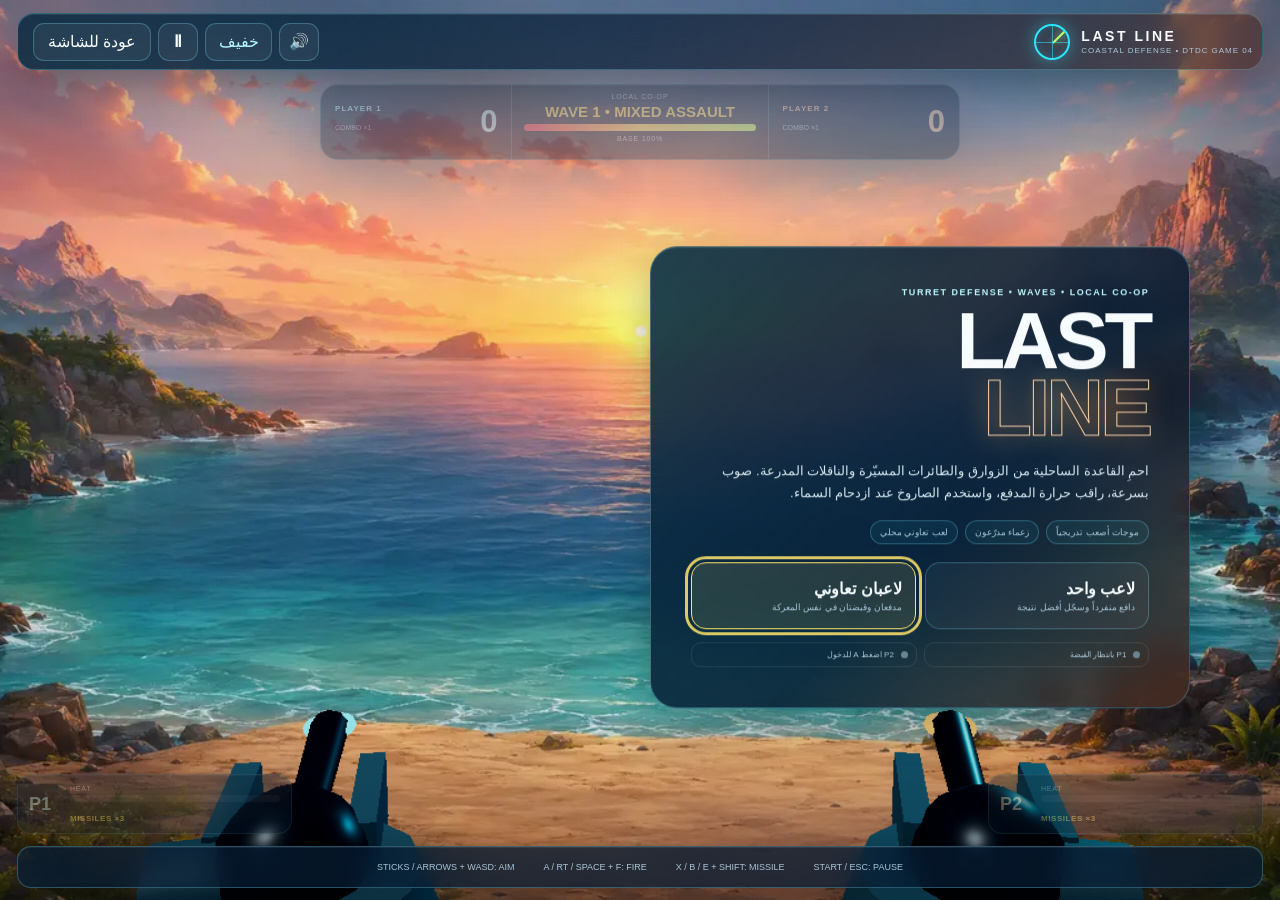
<file: app/src/main/assets/games/last-line/index.html>
<!doctype html>
<html lang="ar" dir="rtl">
<head>
  <meta charset="utf-8">
  <meta name="viewport" content="width=device-width, initial-scale=1, viewport-fit=cover, user-scalable=no">
  <meta name="theme-color" content="#071a2d">
  <title>Last Line — Coastal Defense</title>
  <link rel="stylesheet" href="styles.css">
</head>
<body>
  <main id="app" class="app" data-state="menu" data-mode="two">
    <canvas id="gameCanvas" aria-label="لعبة دفاع ساحلي ثلاثية الأبعاد"></canvas>
    <div class="screen-vignette" aria-hidden="true"></div>

    <header class="topbar glass">
      <div class="brand" dir="ltr"><span class="radar-logo"><i></i></span><div><strong>LAST LINE</strong><small>COASTAL DEFENSE • DTDC GAME 04</small></div></div>
      <div class="top-actions">
        <button id="soundButton" class="icon-button" type="button">🔊</button>
        <button id="qualityButton" class="chip-button" type="button">خفيف</button>
        <button id="pauseButton" class="icon-button" type="button">Ⅱ</button>
        <button id="exitButton" class="exit-button" type="button">عودة للشاشة</button>
      </div>
    </header>

    <section class="mission-bar glass" dir="ltr">
      <div class="player-stat p1"><span>PLAYER 1</span><strong id="p1Score">0</strong><small id="p1Combo">COMBO ×1</small></div>
      <div class="mission-center"><small id="modeLabel">COASTAL DEFENSE</small><strong id="waveLabel">WAVE 1</strong><div class="base-health"><i id="baseHealthFill"></i></div><em id="baseHealthText">BASE 100%</em></div>
      <div class="player-stat p2"><span id="p2Name">PLAYER 2</span><strong id="p2Score">0</strong><small id="p2Combo">COMBO ×1</small></div>
    </section>

    <aside class="weapon-panel p1-panel glass" dir="ltr"><b>P1</b><div><span>HEAT</span><i><em id="p1HeatFill"></em></i></div><strong id="p1Missiles">MISSILES ×3</strong></aside>
    <aside class="weapon-panel p2-panel glass" dir="ltr"><b>P2</b><div><span>HEAT</span><i><em id="p2HeatFill"></em></i></div><strong id="p2Missiles">MISSILES ×3</strong></aside>

    <div id="p1Reticle" class="reticle p1-reticle" aria-hidden="true"><i></i></div>
    <div id="p2Reticle" class="reticle p2-reticle" aria-hidden="true"><i></i></div>
    <div id="statusToast" class="status-toast glass" aria-live="polite"></div>
    <div id="waveMessage" class="wave-message" aria-live="assertive"></div>

    <section id="menuPanel" class="menu-panel glass">
      <p class="eyebrow">TURRET DEFENSE • WAVES • LOCAL CO-OP</p>
      <h1>LAST<br><em>LINE</em></h1>
      <p class="lead">احمِ القاعدة الساحلية من الزوارق والطائرات المسيّرة والناقلات المدرعة. صوب بسرعة، راقب حرارة المدفع، واستخدم الصاروخ عند ازدحام السماء.</p>
      <div class="feature-row"><span>موجات أصعب تدريجياً</span><span>زعماء مدرّعون</span><span>لعب تعاوني محلي</span></div>
      <div class="mode-buttons">
        <button id="onePlayerButton" class="mode-button" type="button"><strong>لاعب واحد</strong><small>دافع منفرداً وسجّل أفضل نتيجة</small></button>
        <button id="twoPlayerButton" class="mode-button primary-mode" type="button"><strong>لاعبان تعاوني</strong><small>مدفعان وقبضتان في نفس المعركة</small></button>
      </div>
      <div class="controller-row"><div id="controllerOne" class="controller-pill"><i></i><span>P1 بانتظار القبضة</span></div><div id="controllerTwo" class="controller-pill"><i></i><span>P2 اضغط A للدخول</span></div></div>
    </section>

    <section id="pausePanel" class="center-panel glass" hidden>
      <p class="eyebrow">MISSION PAUSED</p><h2>المعركة متوقفة</h2><p>اضغط Start أو اختر متابعة.</p>
      <div class="panel-actions"><button id="resumeButton" class="action-button" type="button">متابعة</button><button id="restartButton" class="secondary-button" type="button">إعادة المهمة</button></div>
    </section>

    <section id="resultPanel" class="center-panel result-panel glass" hidden>
      <p class="eyebrow">MISSION REPORT</p><h2 id="resultTitle">سقط خط الدفاع</h2>
      <div class="final-score" dir="ltr"><strong id="finalP1Score">0</strong><span>+</span><strong id="finalP2Score">0</strong></div>
      <p id="resultDetail">وصلتم إلى الموجة 1</p>
      <div class="panel-actions"><button id="playAgainButton" class="action-button" type="button">إعادة المحاولة</button><button id="resultExitButton" class="secondary-button" type="button">عودة للشاشة</button></div>
    </section>

    <nav class="touch-controls" aria-label="تحكم اللمس"><button id="touchMissile" class="missile-touch" type="button">MISSILE</button><button id="touchFire" class="fire-touch" type="button">FIRE</button></nav>

    <footer class="controls-help glass" dir="ltr"><span>STICKS / ARROWS + WASD: AIM</span><span>A / RT / SPACE + F: FIRE</span><span>X / B / E + SHIFT: MISSILE</span><span>START / ESC: PAUSE</span></footer>
    <div id="fatalPanel" class="fatal-panel" hidden><strong>تعذّر تشغيل العرض ثلاثي الأبعاد</strong><p>تأكد أن WebGL وتسريع الرسوميات مفعّلان.</p></div>
  </main>
  <script src="three.min.js"></script>
  <script src="game.js"></script>
</body>
</html>
</file>
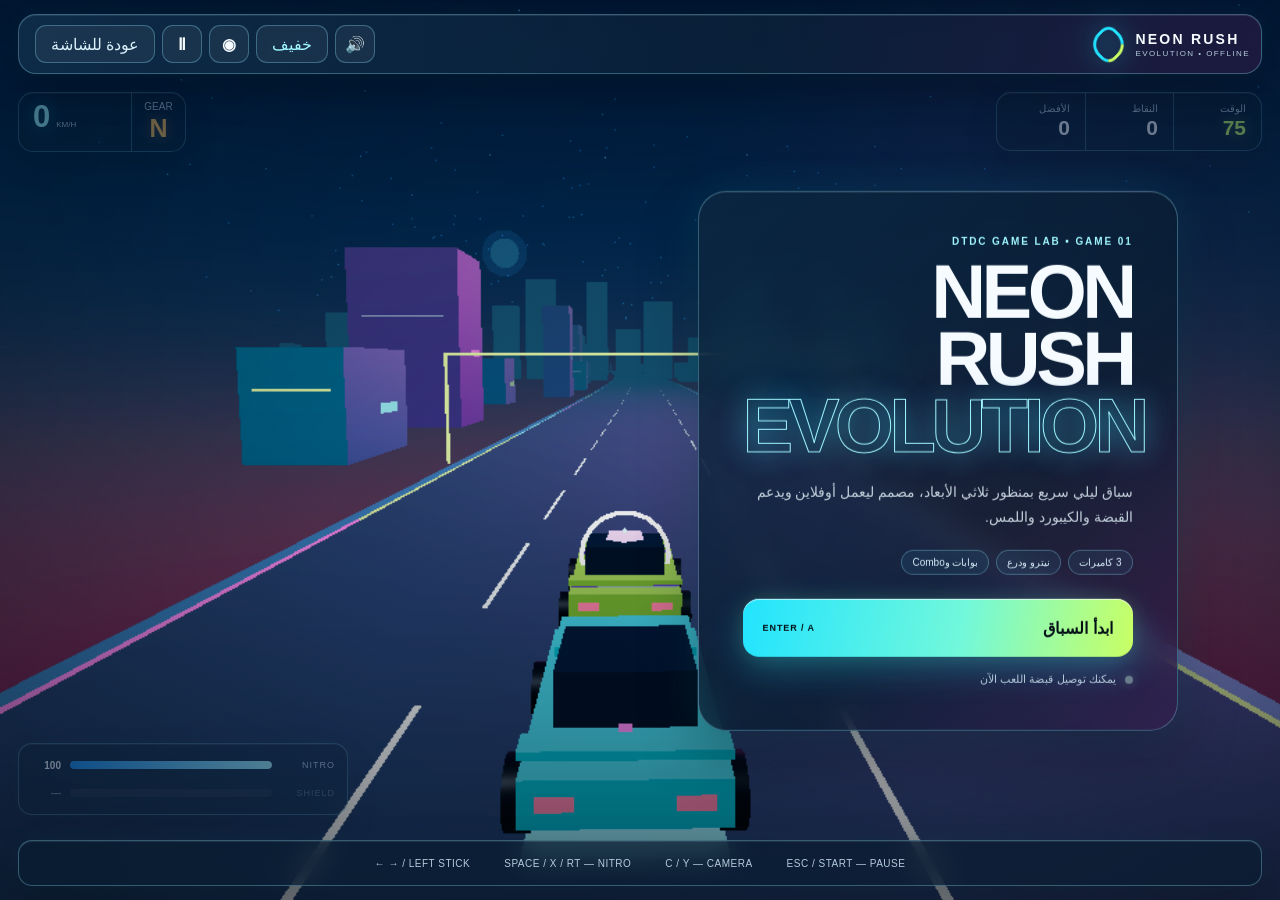
<file: app/src/main/assets/games/neon-rush/index.html>
<!doctype html>
<html lang="ar" dir="rtl">
<head>
  <meta charset="utf-8">
  <meta name="viewport" content="width=device-width, initial-scale=1, viewport-fit=cover, user-scalable=no">
  <meta name="theme-color" content="#050b14">
  <title>Neon Rush Evolution — Offline</title>
  <link rel="stylesheet" href="styles.css">
</head>
<body>
  <main id="app" class="app" data-state="menu">
    <canvas id="gameCanvas" aria-label="لعبة سباق ثلاثية الأبعاد"></canvas>

    <div class="ambient" aria-hidden="true"></div>

    <header class="topbar glass">
      <div class="brand" dir="ltr">
        <span class="brand-mark"></span>
        <div>
          <strong>NEON RUSH</strong>
          <small>EVOLUTION • OFFLINE</small>
        </div>
      </div>

      <div class="top-actions">
        <button id="soundButton" class="icon-button" type="button" aria-label="الصوت" title="الصوت (M)">🔊</button>
        <button id="qualityButton" class="chip-button" type="button" title="جودة العرض">خفيف</button>
        <button id="cameraButton" class="icon-button" type="button" aria-label="تبديل الكاميرا" title="الكاميرا (C)">◉</button>
        <button id="pauseButton" class="icon-button" type="button" aria-label="إيقاف مؤقت" title="إيقاف مؤقت (Esc)">Ⅱ</button>
        <button id="exitButton" class="exit-button" type="button">عودة للشاشة</button>
      </div>
    </header>

    <section class="hud" aria-label="معلومات السباق">
      <div class="hud-group hud-primary glass">
        <div class="timer-block">
          <span>الوقت</span>
          <strong id="timeValue">75</strong>
        </div>
        <div class="score-block">
          <span>النقاط</span>
          <strong id="scoreValue">0</strong>
        </div>
        <div class="best-block">
          <span>الأفضل</span>
          <strong id="bestValue">0</strong>
        </div>
      </div>

      <div class="hud-group speed-card glass" dir="ltr">
        <div class="speed-number"><strong id="speedValue">0</strong><small>KM/H</small></div>
        <div class="gear"><span>GEAR</span><strong id="gearValue">N</strong></div>
      </div>
    </section>

    <aside class="meters glass" aria-label="الطاقة والحماية">
      <div class="meter-row">
        <span class="meter-label">NITRO</span>
        <div class="meter-track"><i id="nitroFill"></i></div>
        <b id="nitroValue">100</b>
      </div>
      <div id="shieldRow" class="meter-row shield-row is-empty">
        <span class="meter-label">SHIELD</span>
        <div class="meter-track"><i id="shieldFill"></i></div>
        <b id="shieldValue">—</b>
      </div>
    </aside>

    <div id="comboBadge" class="combo-badge" aria-live="polite">
      <small>NEAR MISS</small>
      <strong id="comboValue">×2</strong>
    </div>

    <div id="statusToast" class="status-toast glass" role="status" aria-live="polite"></div>

    <section id="menuPanel" class="overlay-panel menu-panel glass">
      <p class="eyebrow">DTDC GAME LAB • GAME 01</p>
      <h1>NEON RUSH<br><em>EVOLUTION</em></h1>
      <p class="lead">سباق ليلي سريع بمنظور ثلاثي الأبعاد، مصمم ليعمل أوفلاين ويدعم القبضة والكيبورد واللمس.</p>

      <div class="feature-row">
        <span>3 كاميرات</span>
        <span>نيترو ودرع</span>
        <span>بوابات وCombo</span>
      </div>

      <button id="startButton" class="start-button" type="button">
        <span>ابدأ السباق</span>
        <small>ENTER / A</small>
      </button>

      <div id="controllerState" class="controller-state">
        <i></i><span>يمكنك توصيل قبضة اللعب الآن</span>
      </div>
    </section>

    <section id="pausePanel" class="overlay-panel compact-panel glass" hidden>
      <p class="eyebrow">PAUSED</p>
      <h2>السباق متوقف</h2>
      <p>اضغط متابعة أو زر Start في القبضة.</p>
      <div class="panel-actions">
        <button id="resumeButton" class="start-button" type="button">متابعة</button>
        <button id="restartButton" class="secondary-button" type="button">إعادة السباق</button>
      </div>
    </section>

    <section id="resultPanel" class="overlay-panel result-panel glass" hidden>
      <p class="eyebrow">RACE COMPLETE</p>
      <h2>انتهى التحدي</h2>
      <div class="result-score"><span>نتيجتك</span><strong id="finalScoreValue">0</strong></div>
      <div class="result-grid">
        <div><span>المسافة</span><strong id="finalDistanceValue">0 م</strong></div>
        <div><span>تفادي قريب</span><strong id="nearMissValue">0</strong></div>
        <div><span>أفضل كومبو</span><strong id="bestComboValue">×1</strong></div>
      </div>
      <div class="panel-actions">
        <button id="playAgainButton" class="start-button" type="button">سباق جديد</button>
        <button id="resultExitButton" class="secondary-button" type="button">عودة للشاشة</button>
      </div>
    </section>

    <nav class="touch-controls" aria-label="أزرار اللمس">
      <div class="steering-controls">
        <button id="leftButton" class="touch-button steer-button" type="button" aria-label="يسار">‹</button>
        <button id="rightButton" class="touch-button steer-button" type="button" aria-label="يمين">›</button>
      </div>
      <button id="boostButton" class="touch-button boost-button" type="button"><span>NITRO</span><small>اضغط باستمرار</small></button>
    </nav>

    <footer class="controls-help glass" dir="ltr">
      <span>← → / LEFT STICK</span>
      <span>SPACE / X / RT — NITRO</span>
      <span>C / Y — CAMERA</span>
      <span>ESC / START — PAUSE</span>
    </footer>

    <div id="fatalPanel" class="fatal-panel" hidden>
      <strong>تعذّر تشغيل العرض ثلاثي الأبعاد</strong>
      <p>تأكد أن تسريع الرسوميات WebGL مفعّل في المتصفح.</p>
    </div>
  </main>

  <script src="three.min.js"></script>
  <script src="game.js"></script>
</body>
</html>
</file>
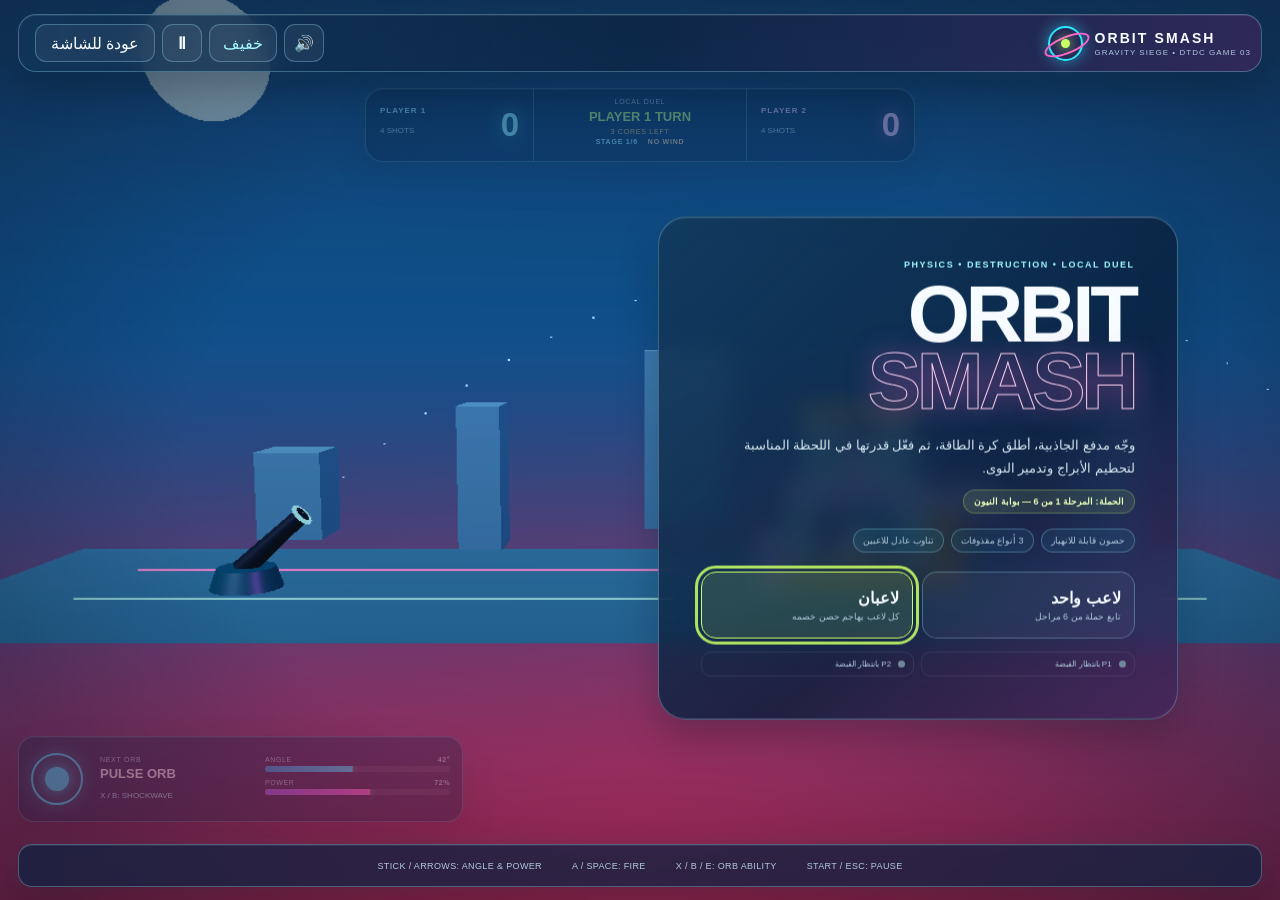
<file: app/src/main/assets/games/orbit-smash/index.html>
<!doctype html>
<html lang="ar" dir="rtl">
<head>
  <meta charset="utf-8">
  <meta name="viewport" content="width=device-width, initial-scale=1, viewport-fit=cover, user-scalable=no">
  <meta name="theme-color" content="#102448">
  <title>Orbit Smash — Gravity Siege</title>
  <link rel="stylesheet" href="styles.css">
</head>
<body>
  <main id="app" class="app" data-state="menu" data-mode="two">
    <canvas id="gameCanvas" aria-label="لعبة مقلاع وهدم ثلاثية الأبعاد"></canvas>
    <div class="atmosphere" aria-hidden="true"></div>

    <header class="topbar glass">
      <div class="brand" dir="ltr">
        <span class="orbit-logo"><i></i></span>
        <div><strong>ORBIT SMASH</strong><small>GRAVITY SIEGE • DTDC GAME 03</small></div>
      </div>
      <div class="top-actions">
        <button id="soundButton" class="icon-button" type="button">🔊</button>
        <button id="qualityButton" class="chip-button" type="button">خفيف</button>
        <button id="pauseButton" class="icon-button" type="button">Ⅱ</button>
        <button id="exitButton" class="exit-button" type="button">عودة للشاشة</button>
      </div>
    </header>

    <section class="scoreboard glass" dir="ltr">
      <div class="score-side p1-side"><span>PLAYER 1</span><strong id="p1Score">0</strong><small id="p1Shots">4 SHOTS</small></div>
      <div class="turn-card"><small id="modeLabel">GRAVITY SIEGE</small><strong id="turnLabel">PLAYER 1 TURN</strong><i id="coresLabel">3 CORES LEFT</i><small class="stage-line"><b id="levelLabel">STAGE 1</b><b id="windLabel">NO WIND</b></small></div>
      <div class="score-side p2-side"><span id="p2Name">PLAYER 2</span><strong id="p2Score">0</strong><small id="p2Shots">4 SHOTS</small></div>
    </section>

    <aside class="shot-panel glass" dir="ltr">
      <div id="ammoIcon" class="ammo-icon pulse-ammo"><i></i></div>
      <div class="ammo-copy"><span>NEXT ORB</span><strong id="ammoName">PULSE ORB</strong><small id="abilityHint">X / B: SHOCKWAVE</small></div>
      <div class="shot-stats">
        <label>ANGLE <b id="angleValue">42°</b></label>
        <div><i id="angleFill"></i></div>
        <label>POWER <b id="powerValue">72%</b></label>
        <div><i id="powerFill"></i></div>
      </div>
    </aside>

    <div id="statusToast" class="status-toast glass" aria-live="polite"></div>
    <div id="bigMessage" class="big-message" aria-live="assertive"></div>

    <section id="menuPanel" class="menu-panel glass">
      <p class="eyebrow">PHYSICS • DESTRUCTION • LOCAL DUEL</p>
      <h1>ORBIT<br><em>SMASH</em></h1>
      <p class="lead">وجّه مدفع الجاذبية، أطلق كرة الطاقة، ثم فعّل قدرتها في اللحظة المناسبة لتحطيم الأبراج وتدمير النوى.</p>
      <p id="campaignProgress" class="campaign-progress">الحملة: المرحلة 1 من 6</p>
      <div class="feature-row">
        <span>حصون قابلة للانهيار</span>
        <span>3 أنواع مقذوفات</span>
        <span>تناوب عادل للاعبين</span>
      </div>
      <div class="mode-buttons">
        <button id="onePlayerButton" class="mode-button" type="button"><strong>لاعب واحد</strong><small>تابع حملة من 6 مراحل</small></button>
        <button id="twoPlayerButton" class="mode-button primary-mode" type="button"><strong>لاعبان</strong><small>كل لاعب يهاجم حصن خصمه</small></button>
      </div>
      <div class="controller-row">
        <div id="controllerOne" class="controller-pill"><i></i><span>P1 بانتظار القبضة</span></div>
        <div id="controllerTwo" class="controller-pill"><i></i><span>P2 بانتظار القبضة</span></div>
      </div>
    </section>

    <section id="pausePanel" class="center-panel glass" hidden>
      <p class="eyebrow">PAUSED</p>
      <h2>اللعبة متوقفة</h2>
      <p>اضغط Start أو اختر متابعة.</p>
      <div class="panel-actions">
        <button id="resumeButton" class="action-button" type="button">متابعة</button>
        <button id="restartButton" class="secondary-button" type="button">إعادة اللعبة</button>
      </div>
    </section>

    <section id="resultPanel" class="center-panel result-panel glass" hidden>
      <p class="eyebrow">SIEGE COMPLETE</p>
      <h2 id="winnerTitle">انتهى الحصار</h2>
      <div class="final-score" dir="ltr"><strong id="finalP1Score">0</strong><span>—</span><strong id="finalP2Score">0</strong></div>
      <p id="resultDetail">نتيجة التحدي</p>
      <div class="panel-actions">
        <button id="playAgainButton" class="action-button" type="button">إعادة اللعب</button>
        <button id="resultExitButton" class="secondary-button" type="button">عودة للشاشة</button>
      </div>
    </section>

    <nav class="touch-controls" aria-label="تحكم اللمس">
      <div class="touch-aim">
        <button id="touchAngleUp" type="button">▲</button>
        <button id="touchPowerDown" type="button">−</button>
        <button id="touchAngleDown" type="button">▼</button>
        <button id="touchPowerUp" type="button">＋</button>
      </div>
      <div class="touch-actions">
        <button id="touchAbility" class="ability-touch" type="button">ABILITY</button>
        <button id="touchFire" class="fire-touch" type="button">FIRE</button>
      </div>
    </nav>

    <footer class="controls-help glass" dir="ltr">
      <span>STICK / ARROWS: ANGLE & POWER</span>
      <span>A / SPACE: FIRE</span>
      <span>X / B / E: ORB ABILITY</span>
      <span>START / ESC: PAUSE</span>
    </footer>

    <div id="fatalPanel" class="fatal-panel" hidden>
      <strong>تعذّر تشغيل العرض ثلاثي الأبعاد</strong>
      <p>تأكد أن WebGL وتسريع الرسوميات مفعّلان.</p>
    </div>
  </main>

  <script src="three.min.js"></script>
  <script src="game.js"></script>
</body>
</html>
</file>
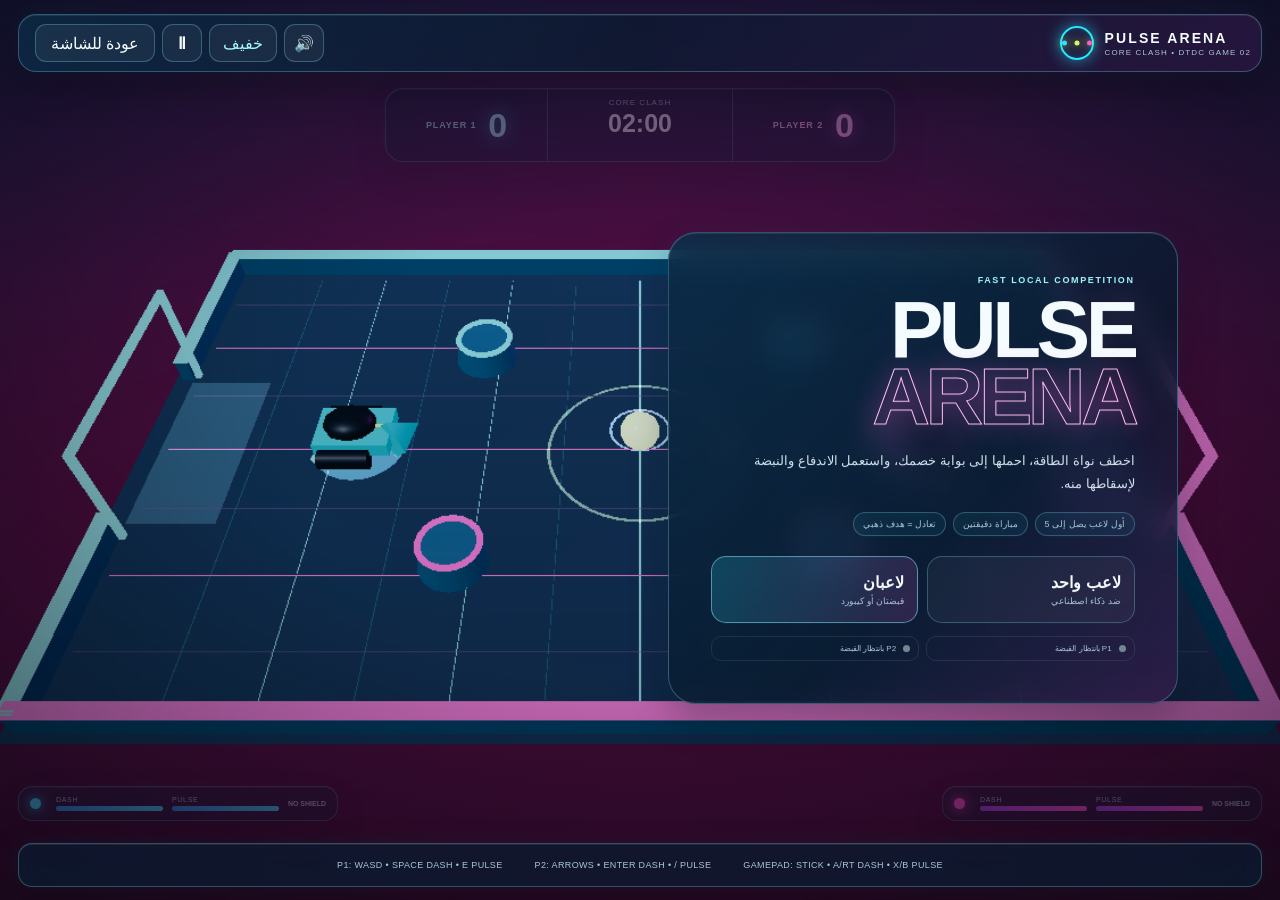
<file: app/src/main/assets/games/pulse-arena/index.html>
<!doctype html>
<html lang="ar" dir="rtl">
<head>
  <meta charset="utf-8">
  <meta name="viewport" content="width=device-width, initial-scale=1, viewport-fit=cover, user-scalable=no">
  <meta name="theme-color" content="#071426">
  <title>Pulse Arena — Core Clash</title>
  <link rel="stylesheet" href="styles.css">
</head>
<body>
  <main id="app" class="app" data-state="menu" data-mode="two">
    <canvas id="gameCanvas" aria-label="لعبة تنافس ثلاثية الأبعاد"></canvas>
    <div class="vignette" aria-hidden="true"></div>

    <header class="topbar glass">
      <div class="brand" dir="ltr">
        <span class="brand-icon"><i></i></span>
        <div><strong>PULSE ARENA</strong><small>CORE CLASH • DTDC GAME 02</small></div>
      </div>
      <div class="top-actions">
        <button id="soundButton" class="icon-button" type="button" title="الصوت (M)">🔊</button>
        <button id="qualityButton" class="chip-button" type="button">خفيف</button>
        <button id="pauseButton" class="icon-button" type="button" title="إيقاف مؤقت">Ⅱ</button>
        <button id="exitButton" class="exit-button" type="button">عودة للشاشة</button>
      </div>
    </header>

    <section class="scoreboard glass" dir="ltr" aria-label="النتيجة">
      <div class="player-score cyan-score"><span>PLAYER 1</span><strong id="playerOneScore">0</strong></div>
      <div class="match-clock"><small id="matchState">CORE CLASH</small><strong id="timeValue">02:00</strong><i id="suddenDeathLabel">SUDDEN DEATH</i></div>
      <div class="player-score pink-score"><span id="playerTwoName">PLAYER 2</span><strong id="playerTwoScore">0</strong></div>
    </section>

    <section class="player-hud player-one-hud glass" dir="ltr">
      <div class="player-dot cyan"></div>
      <div class="ability"><span>DASH</span><div><i id="p1DashFill"></i></div></div>
      <div class="ability"><span>PULSE</span><div><i id="p1PulseFill"></i></div></div>
      <b id="p1Shield">NO SHIELD</b>
    </section>

    <section class="player-hud player-two-hud glass" dir="ltr">
      <div class="player-dot pink"></div>
      <div class="ability"><span>DASH</span><div><i id="p2DashFill"></i></div></div>
      <div class="ability"><span>PULSE</span><div><i id="p2PulseFill"></i></div></div>
      <b id="p2Shield">NO SHIELD</b>
    </section>

    <div id="roundMessage" class="round-message" aria-live="assertive"></div>
    <div id="statusToast" class="status-toast glass" aria-live="polite"></div>

    <section id="menuPanel" class="menu-panel glass">
      <p class="eyebrow">FAST LOCAL COMPETITION</p>
      <h1>PULSE<br><em>ARENA</em></h1>
      <p class="lead">اخطف نواة الطاقة، احملها إلى بوابة خصمك، واستعمل الاندفاع والنبضة لإسقاطها منه.</p>
      <div class="rules">
        <span>أول لاعب يصل إلى 5</span>
        <span>مباراة دقيقتين</span>
        <span>تعادل = هدف ذهبي</span>
      </div>

      <div class="mode-buttons">
        <button id="onePlayerButton" class="mode-button" type="button"><strong>لاعب واحد</strong><small>ضد ذكاء اصطناعي</small></button>
        <button id="twoPlayerButton" class="mode-button primary-mode" type="button"><strong>لاعبان</strong><small>قبضتان أو كيبورد</small></button>
      </div>

      <div class="controller-row">
        <div id="controllerOne" class="controller-pill"><i></i><span>P1 بانتظار القبضة</span></div>
        <div id="controllerTwo" class="controller-pill"><i></i><span>P2 بانتظار القبضة</span></div>
      </div>
    </section>

    <section id="pausePanel" class="center-panel glass" hidden>
      <p class="eyebrow">PAUSED</p>
      <h2>المباراة متوقفة</h2>
      <p>اضغط Start أو اختر متابعة.</p>
      <div class="panel-actions">
        <button id="resumeButton" class="action-button" type="button">متابعة</button>
        <button id="restartButton" class="secondary-button" type="button">إعادة المباراة</button>
      </div>
    </section>

    <section id="resultPanel" class="center-panel result-panel glass" hidden>
      <p class="eyebrow">MATCH COMPLETE</p>
      <h2 id="winnerTitle">فاز اللاعب الأول!</h2>
      <div class="final-score" dir="ltr"><strong id="finalP1Score">0</strong><span>—</span><strong id="finalP2Score">0</strong></div>
      <p id="resultDetail">مباراة قوية</p>
      <div class="panel-actions">
        <button id="playAgainButton" class="action-button" type="button">مباراة جديدة</button>
        <button id="resultExitButton" class="secondary-button" type="button">عودة للشاشة</button>
      </div>
    </section>

    <nav class="touch-controls" aria-label="تحكم اللاعب الأول باللمس">
      <div class="touch-dpad">
        <button id="touchUp" type="button">▲</button>
        <button id="touchLeft" type="button">◀</button>
        <button id="touchDown" type="button">▼</button>
        <button id="touchRight" type="button">▶</button>
      </div>
      <div class="touch-actions">
        <button id="touchPulse" class="pulse-touch" type="button">PULSE</button>
        <button id="touchDash" class="dash-touch" type="button">DASH</button>
      </div>
    </nav>

    <footer class="controls-help glass" dir="ltr">
      <span>P1: WASD • SPACE DASH • E PULSE</span>
      <span>P2: ARROWS • ENTER DASH • / PULSE</span>
      <span>GAMEPAD: STICK • A/RT DASH • X/B PULSE</span>
    </footer>

    <div id="fatalPanel" class="fatal-panel" hidden>
      <strong>تعذّر تشغيل العرض ثلاثي الأبعاد</strong>
      <p>تأكد أن WebGL وتسريع الرسوميات مفعّلان.</p>
    </div>
  </main>

  <script src="three.min.js"></script>
  <script src="game.js"></script>
</body>
</html>
</file>
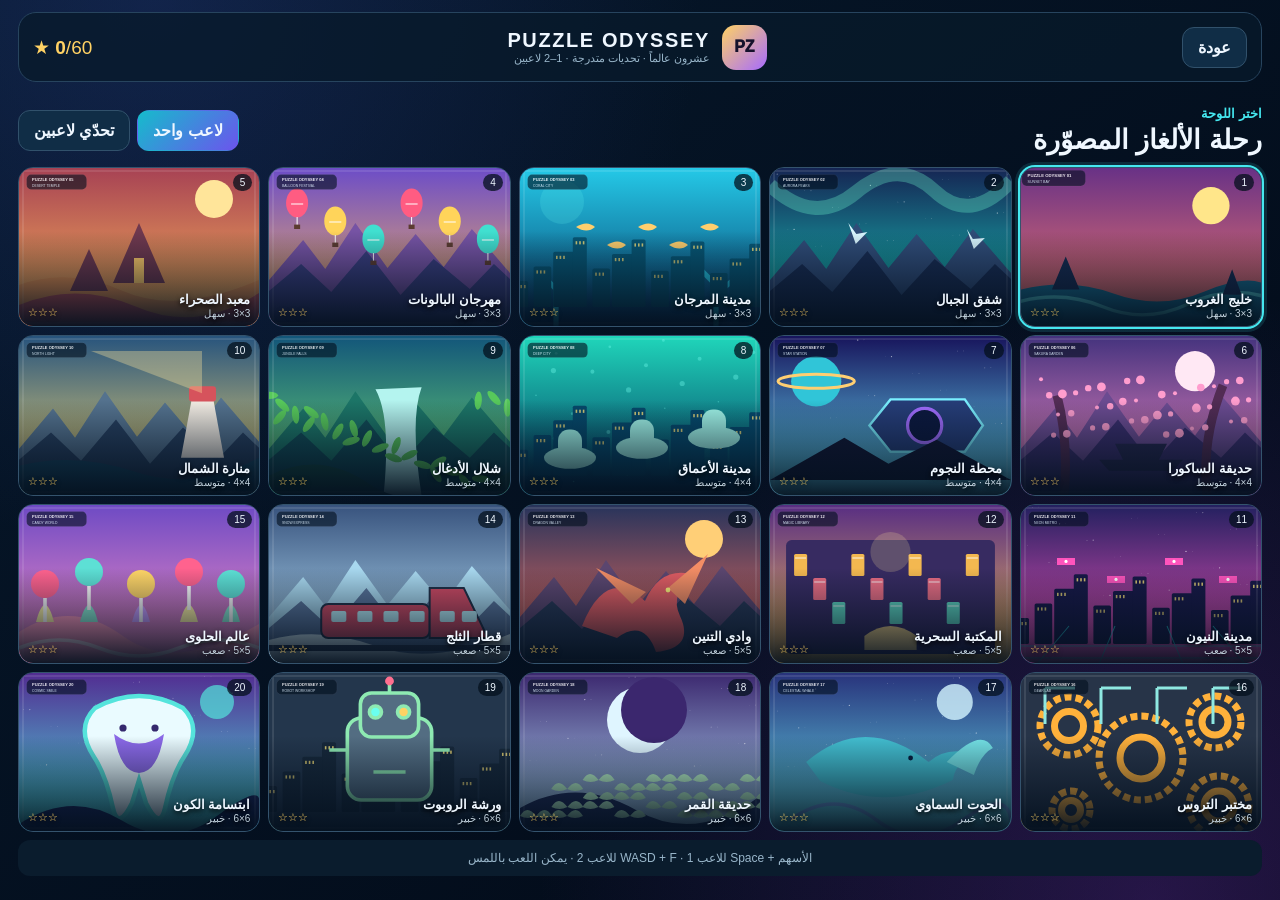
<file: app/src/main/assets/games/puzzle-studio/index.html>
<!doctype html><html lang="ar" dir="rtl"><head><meta charset="utf-8"><meta name="viewport" content="width=device-width,initial-scale=1,maximum-scale=1,user-scalable=no"><title>Puzzle Odyssey</title><link rel="stylesheet" href="styles.css"></head><body>
<main id="app">
  <header><button id="exit">عودة</button><div class="brand"><i>PZ</i><div><b>PUZZLE ODYSSEY</b><span>عشرون عالماً · تحديات متدرجة · 1–2 لاعبين</span></div></div><div class="stars">★ <b id="totalStars">0</b>/60</div></header>
  <section id="menu" class="screen active">
    <div class="menu-title"><div><small>اختر اللوحة</small><h1>رحلة الألغاز المصوّرة</h1></div><div class="mode-picker"><button class="mode active" data-mode="solo">لاعب واحد</button><button class="mode" data-mode="duel">تحدّي لاعبين</button></div></div>
    <div id="levels" class="levels"></div>
    <footer>الأسهم + Space للاعب 1 · WASD + F للاعب 2 · يمكن اللعب باللمس</footer>
  </section>
  <section id="play" class="screen">
    <div class="play-top"><div><small id="levelNumber">المستوى 1</small><h2 id="levelTitle">—</h2></div><div class="metrics"><span>الوقت <b id="time">00:00</b></span><span>الهدف <b id="target">—</b></span></div><div class="play-actions"><button id="preview">👁 معاينة</button><button id="hint">💡 مساعدة</button><button id="restart">↻ إعادة</button><button id="menuButton">القائمة</button></div></div>
    <div id="arena" class="arena"></div>
    <div id="previewCard" class="preview-card"><img id="previewImage" alt="معاينة"><span>احفظ التفاصيل ثم أكمل!</span></div>
  </section>
  <section id="result" class="screen result"><div class="result-card"><small>PUZZLE COMPLETE</small><h1 id="resultTitle">أحسنت!</h1><div id="resultStars" class="result-stars">★★★</div><p id="resultText"></p><div class="result-actions"><button id="next" class="primary">المستوى التالي</button><button id="again">إعادة اللعب</button><button id="resultMenu">قائمة اللوحات</button></div></div></section>
</main><script src="game.js"></script></body></html>
</file>
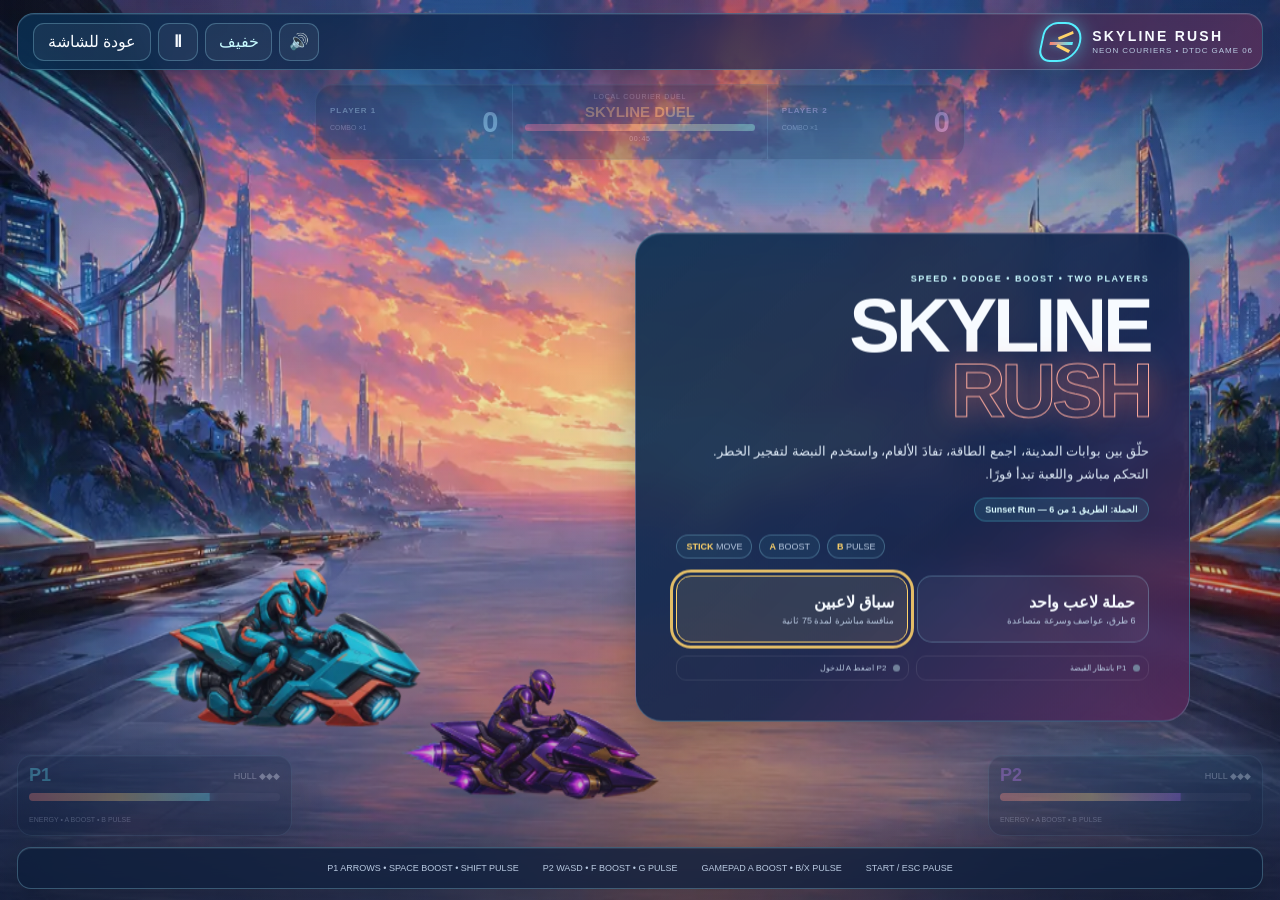
<file: app/src/main/assets/games/skyline-rush/index.html>
<!doctype html>
<html lang="ar" dir="rtl">
<head>
  <meta charset="utf-8">
  <meta name="viewport" content="width=device-width,initial-scale=1,viewport-fit=cover,user-scalable=no">
  <meta name="theme-color" content="#172c55">
  <title>Skyline Rush — Neon Couriers</title>
  <link rel="stylesheet" href="styles.css">
</head>
<body>
  <main id="app" class="app" data-state="menu" data-mode="two">
    <canvas id="gameCanvas" tabindex="0" aria-label="لعبة مطاردة دراجات طائرة"></canvas>
    <div class="cinematic-wash" aria-hidden="true"></div>

    <header class="topbar glass">
      <div class="brand" dir="ltr"><span class="wing-logo"><i></i><b></b></span><div><strong>SKYLINE RUSH</strong><small>NEON COURIERS • DTDC GAME 06</small></div></div>
      <div class="top-actions"><button id="soundButton" class="icon-button" type="button">🔊</button><button id="qualityButton" class="chip-button" type="button">خفيف</button><button id="pauseButton" class="icon-button" type="button">Ⅱ</button><button id="exitButton" class="exit-button" type="button">عودة للشاشة</button></div>
    </header>

    <section class="score-bar glass" dir="ltr">
      <div class="pilot p1-pilot"><span>PLAYER 1</span><strong id="p1Score">0</strong><small id="p1Combo">COMBO ×1</small></div>
      <div class="mission-card"><small id="modeLabel">COURIER CAMPAIGN</small><strong id="missionLabel">ROUTE 1</strong><div class="time-track"><i id="timeFill"></i></div><em id="timerLabel">00:45</em></div>
      <div class="pilot p2-pilot"><span id="p2Name">PLAYER 2</span><strong id="p2Score">0</strong><small id="p2Combo">COMBO ×1</small></div>
    </section>

    <aside class="player-meter p1-meter glass" dir="ltr"><header><b>P1</b><span id="p1Hull">HULL ◆◆◆</span></header><div><i id="p1Energy"></i></div><small>ENERGY • A BOOST • B PULSE</small></aside>
    <aside class="player-meter p2-meter glass" dir="ltr"><header><b>P2</b><span id="p2Hull">HULL ◆◆◆</span></header><div><i id="p2Energy"></i></div><small>ENERGY • A BOOST • B PULSE</small></aside>

    <div id="statusToast" class="status-toast glass" aria-live="polite"></div>
    <div id="eventMessage" class="event-message" aria-live="assertive"></div>

    <section id="menuPanel" class="menu-panel glass">
      <p class="eyebrow">SPEED • DODGE • BOOST • TWO PLAYERS</p>
      <h1>SKYLINE<br><em>RUSH</em></h1>
      <p class="lead">حلّق بين بوابات المدينة، اجمع الطاقة، تفادَ الألغام، واستخدم النبضة لتفجير الخطر. التحكم مباشر واللعبة تبدأ فورًا.</p>
      <p id="campaignProgress" class="campaign-progress">الحملة: الطريق 1 من 6</p>
      <div class="rules" dir="ltr"><span><b>STICK</b> MOVE</span><span><b>A</b> BOOST</span><span><b>B</b> PULSE</span></div>
      <div class="mode-buttons"><button id="onePlayerButton" class="mode-button" type="button"><strong>حملة لاعب واحد</strong><small>6 طرق، عواصف وسرعة متصاعدة</small></button><button id="twoPlayerButton" class="mode-button primary-mode" type="button"><strong>سباق لاعبين</strong><small>منافسة مباشرة لمدة 75 ثانية</small></button></div>
      <div class="controller-row"><div id="controllerOne" class="controller-pill"><i></i><span>P1 بانتظار القبضة</span></div><div id="controllerTwo" class="controller-pill"><i></i><span>P2 اضغط A للدخول</span></div></div>
    </section>

    <section id="pausePanel" class="center-panel glass" hidden><p class="eyebrow">CHASE PAUSED</p><h2>المطاردة متوقفة</h2><p>اضغط Start أو اختر متابعة.</p><div class="panel-actions"><button id="resumeButton" class="action-button" type="button">متابعة</button><button id="restartButton" class="secondary-button" type="button">إعادة الطريق</button></div></section>
    <section id="resultPanel" class="center-panel result-panel glass" hidden><p class="eyebrow">ROUTE REPORT</p><h2 id="resultTitle">انتهت المطاردة</h2><div class="final-score" dir="ltr"><strong id="finalP1Score">0</strong><span>—</span><strong id="finalP2Score">0</strong></div><p id="resultDetail">تقرير الرحلة</p><div class="panel-actions"><button id="playAgainButton" class="action-button" type="button">الطريق التالي</button><button id="resultExitButton" class="secondary-button" type="button">عودة للشاشة</button></div></section>

    <nav class="touch-pad p1-touch" aria-label="تحكم اللاعب الأول"><button id="p1Up" type="button">▲</button><button id="p1Down" type="button">▼</button><button id="p1Boost" class="boost-touch" type="button">P1 BOOST</button><button id="p1Pulse" class="pulse-touch" type="button">PULSE</button></nav>
    <nav class="touch-pad p2-touch" aria-label="تحكم اللاعب الثاني"><button id="p2Up" type="button">▲</button><button id="p2Down" type="button">▼</button><button id="p2Boost" class="boost-touch" type="button">P2 BOOST</button><button id="p2Pulse" class="pulse-touch" type="button">PULSE</button></nav>
    <footer class="controls-help glass" dir="ltr"><span>P1 ARROWS • SPACE BOOST • SHIFT PULSE</span><span>P2 WASD • F BOOST • G PULSE</span><span>GAMEPAD A BOOST • B/X PULSE</span><span>START / ESC PAUSE</span></footer>
  </main>
  <script src="game.js"></script>
</body>
</html>
</file>
<file: app/src/main/assets/games/last-line/styles.css>
:root {
  color-scheme: dark;
  --panel: rgba(7, 28, 50, .76);
  --line: rgba(123, 230, 255, .28);
  --text: #f7fcff;
  --muted: #a9c6d8;
  --cyan: #2be8ff;
  --cyan-soft: #b8f9ff;
  --orange: #ffad55;
  --yellow: #ffe36a;
  --pink: #ff6fbd;
  --red: #ff526d;
  --mint: #baff72;
  font-family: Inter, "Segoe UI", Tahoma, Arial, sans-serif;
}
* { box-sizing: border-box; }
html, body { width: 100%; height: 100%; margin: 0; overflow: hidden; color: var(--text); background: #061729; user-select: none; touch-action: none; }
button { font: inherit; }
.app { position: relative; width: 100%; height: 100%; min-width: 320px; overflow: hidden; background: linear-gradient(180deg, rgba(5,18,36,.02), rgba(2,13,25,.04)), url("assets/coastal-battlefield.webp") center/cover no-repeat, #0b2844; }
#gameCanvas { position: absolute; inset: 0; width: 100%; height: 100%; display: block; filter: saturate(1.08) contrast(1.04); }
.screen-vignette { position: absolute; z-index: 1; inset: 0; pointer-events: none; background: linear-gradient(180deg, rgba(255,190,115,.05), transparent 30%, transparent 78%, rgba(2,8,17,.2)), radial-gradient(ellipse at center, transparent 66%, rgba(1,8,16,.24)); }
.glass { border: 1px solid var(--line); background: var(--panel); box-shadow: 0 15px 40px rgba(0,0,0,.25), inset 0 1px rgba(255,255,255,.08); backdrop-filter: blur(13px); -webkit-backdrop-filter: blur(13px); }

.topbar { position: absolute; z-index: 10; top: max(13px, env(safe-area-inset-top)); left: 17px; right: 17px; min-height: 57px; padding: 7px 9px 7px 15px; border-radius: 17px; display: flex; justify-content: space-between; align-items: center; background: linear-gradient(100deg, rgba(7,42,65,.86), rgba(8,28,52,.72), rgba(72,41,36,.62)); }
.brand { display: flex; align-items: center; gap: 11px; }
.radar-logo { position: relative; width: 36px; height: 36px; border: 2px solid var(--cyan); border-radius: 50%; box-shadow: 0 0 17px rgba(43,232,255,.42), inset 0 0 12px rgba(43,232,255,.18); overflow: hidden; }
.radar-logo::before, .radar-logo::after { content: ""; position: absolute; background: rgba(43,232,255,.55); }
.radar-logo::before { width: 1px; top: 0; bottom: 0; left: 50%; }
.radar-logo::after { height: 1px; left: 0; right: 0; top: 50%; }
.radar-logo i { position: absolute; width: 17px; height: 2px; left: 17px; top: 16px; transform-origin: left center; rotate: -45deg; background: var(--mint); box-shadow: 0 0 8px var(--mint); }
.brand strong { display: block; font-size: 14px; letter-spacing: .18em; }
.brand small { display: block; margin-top: 2px; color: var(--muted); font-size: 8px; letter-spacing: .12em; }
.top-actions { display: flex; gap: 7px; align-items: center; }
.icon-button, .chip-button, .exit-button, .secondary-button { min-height: 38px; border: 1px solid var(--line); border-radius: 11px; color: var(--text); background: rgba(255,255,255,.055); cursor: pointer; }
.icon-button { width: 40px; padding: 0; font-weight: 900; }
.chip-button { min-width: 67px; color: var(--cyan-soft); }
.exit-button { padding: 0 14px; }
.icon-button:hover, .chip-button:hover, .exit-button:hover, .secondary-button:hover { background: rgba(43,232,255,.12); border-color: rgba(126,236,255,.65); }

.mission-bar { position: absolute; z-index: 8; top: 84px; left: 50%; translate: -50% 0; width: min(640px, calc(100vw - 34px)); min-height: 76px; border-radius: 18px; overflow: hidden; display: grid; grid-template-columns: 1fr 1.35fr 1fr; pointer-events: none; direction: ltr; }
.player-stat { display: grid; grid-template-columns: 1fr auto; grid-template-rows: auto auto; align-content: center; padding: 9px 14px; gap: 2px 8px; }
.player-stat span { font-size: 8px; font-weight: 900; letter-spacing: .13em; }
.player-stat strong { grid-row: 1 / span 2; grid-column: 2; align-self: center; font-size: 31px; }
.player-stat small { color: var(--muted); font-size: 7px; }
.player-stat.p1 { color: var(--cyan-soft); }
.player-stat.p2 { color: #ffd1aa; }
.mission-center { padding: 8px 12px; border-left: 1px solid var(--line); border-right: 1px solid var(--line); text-align: center; }
.mission-center small, .mission-center em { display: block; color: var(--muted); font-size: 7px; font-style: normal; letter-spacing: .12em; }
.mission-center strong { display: block; margin: 3px 0; color: var(--yellow); font-size: 15px; }
.base-health { height: 7px; margin: 4px 0; overflow: hidden; border-radius: 10px; background: rgba(255,255,255,.1); }
.base-health i { display: block; width: 100%; height: 100%; transform-origin: left; background: linear-gradient(90deg, var(--red), var(--yellow), var(--mint)); box-shadow: 0 0 10px rgba(186,255,114,.45); }

.weapon-panel { position: absolute; z-index: 7; bottom: 66px; width: min(275px, calc(50vw - 25px)); min-height: 60px; padding: 8px 11px; border-radius: 14px; display: grid; grid-template-columns: 33px 1fr; align-items: center; gap: 8px; pointer-events: none; }
.p1-panel { left: 17px; }
.p2-panel { right: 17px; }
.weapon-panel > b { grid-row: 1 / span 2; font-size: 18px; color: var(--cyan-soft); }
.p2-panel > b { color: #ffd0aa; }
.weapon-panel div span { display: block; color: var(--muted); font-size: 7px; letter-spacing: .11em; }
.weapon-panel div > i { display: block; height: 7px; margin-top: 3px; overflow: hidden; border-radius: 9px; background: rgba(255,255,255,.1); }
.weapon-panel div em { display: block; width: 0; height: 100%; transform-origin: left; background: linear-gradient(90deg, var(--cyan), var(--yellow), var(--red)); }
.weapon-panel > strong { grid-column: 2; color: var(--yellow); font-size: 8px; letter-spacing: .07em; }
.app[data-mode="one"] .p2-panel, .app[data-mode="one"] .p2-reticle { display: none; }

.reticle { position: absolute; z-index: 6; width: 68px; height: 68px; translate: -50% -50%; border: 2px solid var(--cyan); border-radius: 50%; pointer-events: none; filter: drop-shadow(0 0 7px rgba(43,232,255,.65)); }
.reticle::before, .reticle::after { content: ""; position: absolute; background: currentColor; }
.reticle::before { width: 86px; height: 1px; left: -11px; top: 32px; }
.reticle::after { height: 86px; width: 1px; left: 32px; top: -11px; }
.reticle i { position: absolute; width: 6px; height: 6px; left: 29px; top: 29px; border-radius: 50%; background: var(--cyan); box-shadow: 0 0 9px var(--cyan); }
.p1-reticle { left: 40%; top: 45%; color: var(--cyan); }
.p2-reticle { left: 60%; top: 45%; color: var(--orange); border-color: var(--orange); filter: drop-shadow(0 0 7px rgba(255,173,85,.65)); }
.p2-reticle i { background: var(--orange); box-shadow: 0 0 9px var(--orange); }
.reticle.is-hit { scale: 1.18; border-color: var(--mint); filter: drop-shadow(0 0 13px rgba(186,255,114,.95)); }
.reticle.is-hit i { background: var(--mint); box-shadow: 0 0 14px var(--mint); }
.app[data-state="menu"] .reticle, .app[data-state="paused"] .reticle, .app[data-state="result"] .reticle { display: none; }

.status-toast { position: absolute; z-index: 14; left: 50%; top: 25%; translate: -50% -10px; min-width: 180px; max-width: calc(100vw - 32px); padding: 9px 16px; border-radius: 999px; color: var(--cyan-soft); text-align: center; opacity: 0; transition: opacity .18s, translate .2s; pointer-events: none; }
.status-toast.is-visible { opacity: 1; translate: -50% 0; }
.wave-message { position: absolute; z-index: 13; left: 50%; top: 43%; translate: -50% -50%; color: white; opacity: 0; scale: .8; font-size: clamp(42px, 7vw, 80px); font-weight: 1000; font-style: italic; text-align: center; text-shadow: 0 0 22px rgba(43,232,255,.65), 0 0 45px rgba(255,173,85,.38); transition: opacity .16s, scale .2s; pointer-events: none; }
.wave-message.is-visible { opacity: 1; scale: 1; }

.menu-panel { position: absolute; z-index: 9; right: clamp(27px, 7vw, 110px); top: 53%; transform: translateY(-50%); width: min(540px, calc(100vw - 54px)); padding: clamp(23px, 4vw, 40px); border-radius: 27px; background: linear-gradient(135deg, rgba(8,48,71,.9), rgba(6,25,47,.84) 58%, rgba(73,44,31,.78)); }
.eyebrow { margin: 0 0 10px; direction: ltr; text-align: right; color: var(--cyan-soft); font-size: 9px; font-weight: 900; letter-spacing: .17em; }
.menu-panel h1 { margin: 0; direction: ltr; text-align: right; font-size: clamp(48px, 6.5vw, 80px); line-height: .84; letter-spacing: -.05em; }
.menu-panel h1 em { color: transparent; font-style: normal; -webkit-text-stroke: 1px #ffd4a8; text-shadow: 0 0 28px rgba(255,173,85,.35); }
.lead { max-width: 460px; margin: 19px 0 15px; color: #d5e7ef; line-height: 1.7; font-size: 13px; }
.feature-row { display: flex; flex-wrap: wrap; gap: 7px; margin-bottom: 18px; }
.feature-row span { padding: 6px 9px; border: 1px solid var(--line); border-radius: 999px; color: var(--muted); background: rgba(43,232,255,.06); font-size: 9px; }
.mode-buttons { display: grid; grid-template-columns: 1fr 1fr; gap: 9px; }
.mode-button { min-height: 67px; padding: 10px 13px; border: 1px solid var(--line); border-radius: 15px; color: var(--text); background: rgba(255,255,255,.045); text-align: right; cursor: pointer; }
.mode-button strong, .mode-button small { display: block; }
.mode-button small { margin-top: 4px; color: var(--muted); font-size: 9px; }
.mode-button:hover { border-color: rgba(135,239,255,.65); background: rgba(43,232,255,.1); }
.mode-button:focus-visible, .mode-button.is-selected { outline: 3px solid rgba(255,227,106,.86); outline-offset: 3px; border-color: var(--yellow); background: rgba(255,227,106,.12); }
.primary-mode { background: linear-gradient(105deg, rgba(43,232,255,.15), rgba(255,173,85,.15)); }
.controller-row { display: flex; gap: 7px; margin-top: 13px; }
.controller-pill { flex: 1; min-width: 0; padding: 7px 8px; border: 1px solid rgba(255,255,255,.09); border-radius: 10px; display: flex; gap: 7px; align-items: center; color: var(--muted); font-size: 8px; overflow: hidden; }
.controller-pill i { flex: 0 0 auto; width: 7px; height: 7px; border-radius: 50%; background: #6b8493; }
.controller-pill span { overflow: hidden; text-overflow: ellipsis; white-space: nowrap; }
.controller-pill.is-connected { color: #edffc9; }
.controller-pill.is-connected i { background: var(--mint); box-shadow: 0 0 10px rgba(186,255,114,.7); }

.center-panel { position: absolute; z-index: 16; left: 50%; top: 50%; translate: -50% -50%; width: min(430px, calc(100vw - 46px)); padding: 33px; border-radius: 25px; text-align: center; background: linear-gradient(135deg, rgba(8,48,72,.95), rgba(63,40,34,.92)); }
.center-panel[hidden] { display: none; }
.center-panel .eyebrow { text-align: center; }
.center-panel h2 { margin: 0 0 9px; font-size: 30px; }
.center-panel > p:not(.eyebrow) { color: var(--muted); }
.panel-actions { display: flex; gap: 9px; margin-top: 20px; }
.action-button { width: 100%; min-height: 52px; border: 0; border-radius: 14px; color: #06131c; background: linear-gradient(100deg, var(--cyan), #77f2d3, var(--yellow)); font-weight: 900; cursor: pointer; }
.secondary-button { width: 100%; padding: 8px 13px; }
.final-score { display: flex; justify-content: center; align-items: center; gap: 18px; margin: 18px 0 10px; }
.final-score strong { font-size: 50px; }
.final-score strong:first-child { color: var(--cyan-soft); }
.final-score strong:last-child { color: #ffd1aa; }
.final-score span { color: var(--muted); }

.touch-controls { position: absolute; z-index: 9; left: 50%; bottom: 63px; translate: -50% 0; display: none; gap: 12px; }
.touch-controls button { width: 88px; height: 88px; border-radius: 50%; border: 2px solid var(--cyan); color: var(--cyan-soft); background: rgba(6,28,50,.75); backdrop-filter: blur(9px); font-weight: 900; }
.touch-controls .missile-touch { color: #ffd5ad; border-color: var(--orange); }
.controls-help { position: absolute; z-index: 7; left: 17px; right: 17px; bottom: max(12px, env(safe-area-inset-bottom)); min-height: 42px; padding: 8px 12px; border-radius: 14px; display: flex; align-items: center; justify-content: center; gap: clamp(12px, 3vw, 29px); color: var(--muted); font-size: clamp(7px, .9vw, 9px); pointer-events: none; }
.fatal-panel { position: absolute; z-index: 30; inset: 0; padding: 30px; display: grid; place-content: center; text-align: center; background: #061729; }
.fatal-panel[hidden] { display: none; }
.fatal-panel strong { color: var(--red); font-size: 22px; }
.fatal-panel p { color: var(--muted); }

.app[data-state="playing"] .menu-panel { display: none; }
.app[data-state="menu"] .mission-bar, .app[data-state="menu"] .weapon-panel { opacity: .35; }
@media (pointer: coarse) {
  .app[data-state="playing"] .touch-controls { display: flex; }
  .weapon-panel { bottom: 168px; }
  .controls-help { display: none; }
}
@media (max-width: 760px) {
  .topbar { left: 8px; right: 8px; }
  .brand small, .exit-button { display: none; }
  .mission-bar { top: 81px; }
  .menu-panel { right: 50%; transform: translate(50%, -45%); text-align: center; }
  .menu-panel h1, .eyebrow { text-align: center; }
  .feature-row { justify-content: center; }
  .weapon-panel { bottom: 55px; width: calc(50vw - 13px); }
  .p1-panel { left: 7px; }
  .p2-panel { right: 7px; }
  .controls-help { display: none; }
}
@media (max-width: 520px), (max-height: 600px) {
  .topbar { min-height: 48px; }
  .radar-logo { width: 28px; height: 28px; }
  .brand strong { font-size: 11px; }
  .icon-button { width: 34px; min-height: 34px; }
  .chip-button { min-width: 54px; min-height: 34px; font-size: 9px; }
  .mission-bar { top: 70px; min-height: 59px; }
  .player-stat strong { font-size: 23px; }
  .menu-panel { padding: 19px; }
  .menu-panel h1 { font-size: 40px; }
  .lead { margin: 12px 0; font-size: 11px; }
  .feature-row { margin-bottom: 11px; }
  .mode-button { min-height: 56px; }
  .controller-row { display: none; }
  .reticle { width: 54px; height: 54px; }
  .reticle::before { width: 70px; left: -10px; top: 25px; }
  .reticle::after { height: 70px; top: -10px; left: 25px; }
  .reticle i { left: 22px; top: 22px; }
}
@media (prefers-reduced-motion: reduce) { *, *::before, *::after { transition-duration: .01ms !important; animation-duration: .01ms !important; } }
</file>
<file: app/src/main/assets/games/neon-rush/styles.css>
:root {
  color-scheme: dark;
  --bg: #07182b;
  --panel: rgba(10, 29, 49, .68);
  --panel-strong: rgba(8, 25, 43, .91);
  --line: rgba(144, 235, 255, .31);
  --text: #f5fbff;
  --muted: #b5ccdc;
  --cyan: #22e4ff;
  --cyan-2: #a1f7ff;
  --mint: #c9ff64;
  --violet: #a886ff;
  --orange: #ffbd55;
  --pink: #ff64d8;
  --danger: #ff6482;
  font-family: Inter, "Segoe UI", Tahoma, Arial, sans-serif;
}

* { box-sizing: border-box; }

html,
body {
  width: 100%;
  height: 100%;
  margin: 0;
  overflow: hidden;
  background: var(--bg);
  color: var(--text);
  touch-action: none;
  user-select: none;
}

button { font: inherit; }

.app {
  position: relative;
  width: 100%;
  height: 100%;
  min-width: 320px;
  isolation: isolate;
  background:
    radial-gradient(circle at 48% 22%, rgba(65, 186, 255, .34), transparent 40%),
    radial-gradient(circle at 78% 58%, rgba(255, 84, 211, .16), transparent 34%),
    linear-gradient(#0c2948, #071525 70%, #050b13);
}

#gameCanvas {
  position: absolute;
  inset: 0;
  width: 100%;
  height: 100%;
  display: block;
  outline: 0;
  filter: saturate(1.16) brightness(1.06) contrast(1.025);
}

.ambient {
  position: absolute;
  inset: 0;
  pointer-events: none;
  background:
    linear-gradient(180deg, rgba(7, 30, 51, 0) 48%, rgba(3, 10, 18, .54) 100%),
    radial-gradient(ellipse at 50% 100%, transparent 34%, rgba(3, 9, 17, .31) 86%),
    radial-gradient(circle at 82% 35%, rgba(255, 86, 215, .08), transparent 33%);
  z-index: 1;
}

.glass {
  border: 1px solid var(--line);
  background: var(--panel);
  box-shadow: 0 14px 36px rgba(0, 0, 0, .25), 0 0 24px rgba(35, 215, 255, .055), inset 0 1px rgba(255, 255, 255, .09);
  backdrop-filter: blur(14px);
  -webkit-backdrop-filter: blur(14px);
}

.topbar {
  position: absolute;
  z-index: 8;
  top: max(14px, env(safe-area-inset-top));
  left: 18px;
  right: 18px;
  min-height: 60px;
  padding: 9px 11px 9px 16px;
  border-radius: 18px;
  display: flex;
  align-items: center;
  justify-content: space-between;
  gap: 16px;
  background:
    linear-gradient(100deg, rgba(16, 47, 76, .81), rgba(13, 35, 59, .7) 60%, rgba(41, 27, 68, .68));
}

.brand { display: flex; align-items: center; gap: 11px; }
.brand-mark {
  width: 31px;
  height: 31px;
  border: 3px solid var(--cyan);
  border-right-color: var(--mint);
  border-radius: 10px 16px 10px 16px;
  rotate: 45deg;
  filter: drop-shadow(0 0 12px rgba(34, 228, 255, .72));
}
.brand strong { display: block; font-size: 14px; letter-spacing: .16em; }
.brand small { display: block; margin-top: 2px; color: var(--muted); font-size: 8px; letter-spacing: .18em; }
.top-actions { display: flex; align-items: center; gap: 7px; }

.icon-button,
.chip-button,
.exit-button,
.secondary-button {
  min-height: 38px;
  border: 1px solid var(--line);
  border-radius: 11px;
  color: var(--text);
  background: rgba(255, 255, 255, .055);
  cursor: pointer;
}
.icon-button { width: 40px; padding: 0; font-weight: 800; }
.chip-button { min-width: 72px; padding: 0 12px; color: var(--cyan-2); }
.exit-button { padding: 0 15px; color: #d9effa; }
.icon-button:hover,
.chip-button:hover,
.exit-button:hover,
.secondary-button:hover { border-color: rgba(93, 224, 255, .5); background: rgba(49, 217, 255, .1); }
.icon-button:active,
.chip-button:active,
.exit-button:active,
.secondary-button:active { transform: scale(.96); }

.hud {
  position: absolute;
  z-index: 5;
  top: 92px;
  left: 18px;
  right: 18px;
  display: flex;
  justify-content: space-between;
  align-items: flex-start;
  pointer-events: none;
}
.hud-group { border-radius: 15px; overflow: hidden; }
.hud-primary { display: flex; }
.hud-primary > div { min-width: 88px; padding: 10px 15px; border-left: 1px solid var(--line); }
.hud-primary > div:last-child { border-left: 0; }
.hud span { display: block; color: var(--muted); font-size: 10px; }
.hud strong { display: block; margin-top: 2px; font-size: 21px; font-variant-numeric: tabular-nums; }
.timer-block strong { color: var(--mint); text-shadow: 0 0 15px rgba(201, 255, 100, .38); }
.speed-card { display: flex; align-items: stretch; text-align: left; }
.speed-number { min-width: 112px; padding: 8px 14px; }
.speed-number strong { display: inline; font-size: 31px; line-height: 1; color: var(--cyan-2); text-shadow: 0 0 18px rgba(34, 228, 255, .44); }
.speed-number small { margin-left: 6px; color: var(--muted); font-size: 8px; }
.gear { min-width: 54px; padding: 8px 12px; border-left: 1px solid var(--line); text-align: center; }
.gear strong { font-size: 25px; color: var(--orange); text-shadow: 0 0 14px rgba(255, 189, 85, .38); }

.meters {
  position: absolute;
  z-index: 5;
  left: 18px;
  bottom: 85px;
  width: min(330px, calc(100vw - 36px));
  padding: 10px 12px;
  border-radius: 14px;
  pointer-events: none;
}
.meter-row { display: grid; grid-template-columns: 54px 1fr 30px; align-items: center; gap: 9px; min-height: 22px; }
.meter-row + .meter-row { margin-top: 6px; }
.meter-label { color: var(--muted); font-size: 9px; letter-spacing: .11em; }
.meter-track { height: 8px; border-radius: 8px; background: rgba(255, 255, 255, .13); overflow: hidden; }
.meter-track i { display: block; width: 100%; height: 100%; border-radius: inherit; background: linear-gradient(90deg, #108bea, var(--cyan-2)); box-shadow: 0 0 12px rgba(49, 217, 255, .55); transform-origin: left; }
.meter-row b { text-align: right; font-size: 10px; font-variant-numeric: tabular-nums; }
.shield-row .meter-track i { background: linear-gradient(90deg, #6746e5, #c39bff); box-shadow: 0 0 12px rgba(155, 108, 255, .55); }
.shield-row.is-empty { opacity: .42; }

.combo-badge {
  position: absolute;
  z-index: 6;
  top: 46%;
  right: 7%;
  opacity: 0;
  translate: 25px 0;
  transition: opacity .2s, translate .25s;
  text-align: right;
  pointer-events: none;
  text-shadow: 0 0 18px rgba(184, 255, 90, .7);
}
.combo-badge.is-visible { opacity: 1; translate: 0 0; }
.combo-badge small { display: block; color: var(--mint); font-weight: 800; letter-spacing: .17em; }
.combo-badge strong { display: block; font-size: clamp(34px, 5vw, 60px); font-style: italic; }

.status-toast {
  position: absolute;
  z-index: 9;
  left: 50%;
  top: 23%;
  min-width: 170px;
  max-width: calc(100vw - 32px);
  padding: 10px 17px;
  border-radius: 999px;
  text-align: center;
  color: var(--cyan-2);
  opacity: 0;
  translate: -50% -12px;
  transition: opacity .2s, translate .25s;
  pointer-events: none;
}
.status-toast.is-visible { opacity: 1; translate: -50% 0; }
.status-toast.is-danger { color: #ffd7e1; border-color: rgba(255, 84, 120, .45); }

.overlay-panel {
  position: absolute;
  z-index: 7;
  top: 50%;
  right: clamp(24px, 8vw, 110px);
  width: min(480px, calc(100vw - 48px));
  padding: clamp(24px, 4vw, 44px);
  border-radius: 28px;
  transform: translateY(-48%);
  background:
    linear-gradient(135deg, rgba(12, 39, 65, .84), rgba(9, 28, 48, .78) 62%, rgba(51, 30, 77, .72));
  box-shadow: 0 24px 60px rgba(0, 0, 0, .3), 0 0 45px rgba(34, 228, 255, .1), inset 0 1px rgba(255, 255, 255, .1);
}
.overlay-panel[hidden] { display: none; }
.eyebrow { margin: 0 0 12px; color: var(--cyan-2); font-size: 10px; font-weight: 800; letter-spacing: .19em; direction: ltr; text-align: right; }
.menu-panel h1 { margin: 0; font-size: clamp(42px, 6.1vw, 76px); line-height: .88; direction: ltr; text-align: right; letter-spacing: -.06em; }
.menu-panel h1 em { color: transparent; font-style: normal; -webkit-text-stroke: 1px var(--cyan-2); text-shadow: 0 0 28px rgba(34, 228, 255, .38), 0 0 48px rgba(255, 100, 216, .14); }
.lead { max-width: 400px; margin: 20px 0; color: #c3d1dc; line-height: 1.8; font-size: 14px; }
.feature-row { display: flex; flex-wrap: wrap; gap: 7px; margin-bottom: 24px; }
.feature-row span { padding: 6px 10px; border: 1px solid var(--line); border-radius: 999px; color: #d7eef9; background: rgba(64, 205, 255, .07); font-size: 10px; }
.start-button {
  width: 100%;
  min-height: 58px;
  padding: 8px 20px;
  border: 0;
  border-radius: 16px;
  display: flex;
  align-items: center;
  justify-content: space-between;
  color: #041018;
  background: linear-gradient(100deg, var(--cyan), #72f8db 56%, var(--mint));
  box-shadow: 0 12px 34px rgba(34, 228, 255, .29), 0 0 20px rgba(201, 255, 100, .1), inset 0 1px rgba(255, 255, 255, .68);
  font-weight: 900;
  cursor: pointer;
}
.start-button small { font-size: 9px; letter-spacing: .1em; }
.start-button:hover { filter: brightness(1.1) saturate(1.08); }
.start-button:active { transform: translateY(1px) scale(.99); }
.controller-state { margin-top: 16px; display: flex; align-items: center; gap: 9px; color: var(--muted); font-size: 11px; }
.controller-state i { width: 8px; height: 8px; border-radius: 50%; background: #697d8c; box-shadow: 0 0 10px rgba(105, 125, 140, .5); }
.controller-state.is-connected { color: #d8ff9c; }
.controller-state.is-connected i { background: var(--mint); box-shadow: 0 0 12px rgba(184, 255, 90, .75); }

.compact-panel,
.result-panel { right: 50%; width: min(430px, calc(100vw - 48px)); transform: translate(50%, -50%); text-align: center; }
.compact-panel h2,
.result-panel h2 { margin: 0 0 10px; font-size: 30px; }
.compact-panel > p:not(.eyebrow) { color: var(--muted); }
.compact-panel .eyebrow,
.result-panel .eyebrow { text-align: center; }
.panel-actions { display: flex; gap: 9px; margin-top: 20px; }
.panel-actions .start-button,
.panel-actions .secondary-button { min-height: 50px; justify-content: center; }
.secondary-button { width: 100%; padding: 8px 15px; }
.result-score { margin: 15px 0; }
.result-score span { display: block; color: var(--muted); }
.result-score strong { display: block; font-size: 58px; color: var(--mint); text-shadow: 0 0 24px rgba(201, 255, 100, .42); }
.result-grid { display: grid; grid-template-columns: repeat(3, 1fr); gap: 8px; }
.result-grid div { padding: 12px 7px; border: 1px solid var(--line); border-radius: 13px; background: rgba(255, 255, 255, .035); }
.result-grid span { display: block; color: var(--muted); font-size: 9px; }
.result-grid strong { display: block; margin-top: 5px; font-size: 15px; }

.touch-controls {
  position: absolute;
  z-index: 6;
  left: 18px;
  right: 18px;
  bottom: 84px;
  display: none;
  align-items: flex-end;
  justify-content: space-between;
  pointer-events: none;
}
.steering-controls { display: flex; gap: 10px; direction: ltr; }
.touch-button { pointer-events: auto; border: 1px solid rgba(153, 229, 255, .46); color: var(--text); background: rgba(12, 37, 61, .66); box-shadow: inset 0 1px rgba(255,255,255,.08), 0 0 18px rgba(34,228,255,.06); backdrop-filter: blur(9px); -webkit-backdrop-filter: blur(9px); }
.steer-button { width: 66px; height: 66px; border-radius: 22px; font-size: 42px; line-height: 1; }
.boost-button { width: 98px; height: 98px; border-radius: 50%; border-color: rgba(49, 217, 255, .55); box-shadow: inset 0 0 26px rgba(49, 217, 255, .12), 0 0 20px rgba(49, 217, 255, .12); }
.boost-button span { display: block; color: var(--cyan-2); font-weight: 900; }
.boost-button small { display: block; margin-top: 3px; color: var(--muted); font-size: 8px; }
.touch-button.is-active { transform: scale(.96); background: rgba(34, 228, 255, .28); box-shadow: inset 0 0 26px rgba(34,228,255,.22), 0 0 22px rgba(34,228,255,.16); }

.controls-help {
  position: absolute;
  z-index: 5;
  left: 18px;
  right: 18px;
  bottom: max(14px, env(safe-area-inset-bottom));
  min-height: 46px;
  padding: 8px 14px;
  border-radius: 14px;
  display: flex;
  align-items: center;
  justify-content: center;
  gap: clamp(12px, 3vw, 34px);
  color: var(--muted);
  font-size: clamp(7px, 1vw, 10px);
  letter-spacing: .05em;
  pointer-events: none;
}

.app[data-state="playing"] .menu-panel,
.app[data-state="playing"] .result-panel { display: none; }
.app:not([data-state="playing"]) .touch-controls { opacity: .28; }
.app[data-state="menu"] .hud,
.app[data-state="menu"] .meters { opacity: .42; }

.fatal-panel {
  position: absolute;
  z-index: 30;
  inset: 0;
  padding: 30px;
  display: grid;
  place-content: center;
  text-align: center;
  background: #07111e;
}
.fatal-panel[hidden] { display: none; }
.fatal-panel strong { font-size: 22px; color: var(--danger); }
.fatal-panel p { color: var(--muted); }

@media (pointer: coarse), (max-width: 820px) {
  .touch-controls { display: flex; }
  .meters { bottom: 166px; }
  .controls-help { display: none; }
  .topbar { left: 10px; right: 10px; }
  .hud { left: 10px; right: 10px; top: 88px; }
  .hud-primary > div { min-width: 70px; padding: 8px 10px; }
  .hud strong { font-size: 17px; }
  .speed-number { min-width: 91px; }
  .speed-number strong { font-size: 25px; }
  .gear { min-width: 45px; }
  .brand small { display: none; }
  .exit-button { display: none; }
  .overlay-panel { right: 50%; transform: translate(50%, -44%); text-align: center; }
  .menu-panel h1 { text-align: center; }
  .eyebrow { text-align: center; }
  .lead { margin-left: auto; margin-right: auto; }
  .feature-row { justify-content: center; }
}

@media (max-width: 580px), (max-height: 610px) {
  .topbar { min-height: 50px; }
  .brand-mark { width: 24px; height: 24px; }
  .top-actions { gap: 4px; }
  .icon-button { width: 34px; min-height: 34px; }
  .chip-button { min-width: 57px; min-height: 34px; padding: 0 8px; font-size: 10px; }
  .hud { top: 75px; }
  .best-block { display: none; }
  .speed-card .gear { display: none; }
  .overlay-panel { padding: 21px; border-radius: 22px; }
  .menu-panel h1 { font-size: 38px; }
  .lead { margin: 14px 0; font-size: 12px; }
  .feature-row { margin-bottom: 14px; }
  .controller-state { justify-content: center; }
  .meters { left: 10px; width: 260px; bottom: 128px; }
  .steer-button { width: 54px; height: 54px; border-radius: 18px; }
  .boost-button { width: 76px; height: 76px; }
  .touch-controls { left: 10px; right: 10px; bottom: 42px; }
  .result-grid { gap: 5px; }
  .result-grid div { padding: 9px 4px; }
}

@media (min-aspect-ratio: 16/10) and (min-width: 900px) {
  .menu-panel { right: clamp(60px, 9vw, 150px); }
}

@media (prefers-reduced-motion: reduce) {
  *, *::before, *::after { scroll-behavior: auto !important; transition-duration: .01ms !important; animation-duration: .01ms !important; }
}
</file>
<file: app/src/main/assets/games/orbit-smash/styles.css>
:root {
  color-scheme: dark;
  --panel: rgba(12, 34, 64, .72);
  --line: rgba(161, 234, 255, .3);
  --text: #f6fcff;
  --muted: #afc9dc;
  --cyan: #2be8ff;
  --cyan-soft: #a4f8ff;
  --pink: #ff62c9;
  --violet: #9b82ff;
  --mint: #c8ff65;
  --orange: #ffbd55;
  --danger: #ff6480;
  font-family: Inter, "Segoe UI", Tahoma, Arial, sans-serif;
}

* { box-sizing: border-box; }
html, body { width: 100%; height: 100%; margin: 0; overflow: hidden; color: var(--text); background: #0d2141; user-select: none; touch-action: none; }
button { font: inherit; }
.app { position: relative; width: 100%; height: 100%; min-width: 320px; overflow: hidden; background: radial-gradient(circle at 50% 28%, #4479a1, #172f59 55%, #0a1830); }
#gameCanvas { position: absolute; inset: 0; width: 100%; height: 100%; display: block; filter: saturate(1.12) brightness(1.04); }
.atmosphere { position: absolute; z-index: 1; inset: 0; pointer-events: none; background: linear-gradient(180deg, rgba(255,255,255,.03), transparent 40%, rgba(4,10,24,.34)), radial-gradient(ellipse at center, transparent 50%, rgba(4,10,24,.38)); }
.glass { border: 1px solid var(--line); background: var(--panel); box-shadow: 0 15px 40px rgba(0,0,0,.24), 0 0 28px rgba(43,232,255,.05), inset 0 1px rgba(255,255,255,.09); backdrop-filter: blur(14px); -webkit-backdrop-filter: blur(14px); }

.topbar { position: absolute; z-index: 9; top: max(14px, env(safe-area-inset-top)); left: 18px; right: 18px; min-height: 58px; padding: 8px 10px 8px 16px; border-radius: 18px; display: flex; align-items: center; justify-content: space-between; background: linear-gradient(100deg, rgba(17,53,88,.82), rgba(12,33,61,.68), rgba(65,37,91,.66)); }
.brand { display: flex; align-items: center; gap: 11px; }
.orbit-logo { position: relative; width: 35px; height: 35px; border: 2px solid var(--cyan); border-radius: 50%; box-shadow: 0 0 16px rgba(43,232,255,.55); }
.orbit-logo::before { content: ""; position: absolute; width: 44px; height: 14px; left: -7px; top: 8px; border: 2px solid var(--pink); border-radius: 50%; rotate: -22deg; }
.orbit-logo i { position: absolute; width: 9px; height: 9px; left: 11px; top: 11px; border-radius: 50%; background: var(--mint); box-shadow: 0 0 12px var(--mint); }
.brand strong { display: block; font-size: 14px; letter-spacing: .15em; }
.brand small { display: block; margin-top: 2px; color: var(--muted); font-size: 8px; letter-spacing: .13em; }
.top-actions { display: flex; align-items: center; gap: 7px; }
.icon-button, .chip-button, .exit-button, .secondary-button { min-height: 38px; border: 1px solid var(--line); border-radius: 11px; color: var(--text); background: rgba(255,255,255,.055); cursor: pointer; }
.icon-button { width: 40px; padding: 0; font-weight: 900; }
.chip-button { min-width: 68px; color: var(--cyan-soft); }
.exit-button { padding: 0 15px; }
.icon-button:hover, .chip-button:hover, .exit-button:hover, .secondary-button:hover { border-color: rgba(122,236,255,.6); background: rgba(43,232,255,.12); }

.scoreboard { position: absolute; z-index: 7; top: 88px; left: 50%; translate: -50% 0; width: min(550px, calc(100vw - 36px)); min-height: 74px; border-radius: 18px; display: grid; grid-template-columns: 1fr 1.28fr 1fr; overflow: hidden; pointer-events: none; direction: ltr; }
.score-side { display: grid; grid-template-columns: 1fr auto; grid-template-rows: auto auto; align-content: center; gap: 1px 9px; padding: 9px 14px; }
.score-side span { font-size: 8px; font-weight: 900; letter-spacing: .12em; }
.score-side strong { grid-row: 1 / span 2; grid-column: 2; align-self: center; font-size: 33px; }
.score-side small { color: var(--muted); font-size: 8px; }
.p1-side { color: var(--cyan-soft); }
.p1-side strong { text-shadow: 0 0 18px rgba(43,232,255,.6); }
.p2-side { color: #ffc5ed; }
.p2-side strong { text-shadow: 0 0 18px rgba(255,98,201,.6); }
.turn-card { padding: 9px 10px; border-left: 1px solid var(--line); border-right: 1px solid var(--line); text-align: center; }
.turn-card small, .turn-card i { display: block; color: var(--muted); font-size: 7px; font-style: normal; letter-spacing: .11em; }
.turn-card strong { display: block; margin: 4px 0; font-size: 13px; color: var(--mint); }
.turn-card i { color: var(--orange); }
.turn-card .stage-line { display: flex; justify-content: center; gap: 10px; margin-top: 3px; }
.stage-line b:first-child { color: var(--cyan-soft); }
.stage-line b:last-child { color: #ffd19a; }

.shot-panel { position: absolute; z-index: 7; left: 18px; bottom: 78px; width: min(445px, calc(100vw - 36px)); min-height: 86px; padding: 10px 12px; border-radius: 16px; display: grid; grid-template-columns: 58px 1fr 1.2fr; align-items: center; gap: 11px; pointer-events: none; }
.ammo-icon { position: relative; width: 52px; height: 52px; border: 2px solid var(--cyan); border-radius: 50%; box-shadow: 0 0 18px rgba(43,232,255,.34), inset 0 0 16px rgba(43,232,255,.18); }
.ammo-icon i { position: absolute; inset: 12px; border-radius: 50%; background: var(--cyan); box-shadow: 0 0 14px var(--cyan); }
.ammo-icon.split-ammo { border-color: var(--pink); box-shadow: 0 0 18px rgba(255,98,201,.35); }
.ammo-icon.split-ammo i { background: var(--pink); box-shadow: -10px 5px 0 -3px var(--pink), 10px 5px 0 -3px var(--pink), 0 0 13px var(--pink); }
.ammo-icon.drill-ammo { border-color: var(--orange); box-shadow: 0 0 18px rgba(255,189,85,.35); }
.ammo-icon.drill-ammo i { inset: 10px 18px; border-radius: 3px; background: var(--orange); box-shadow: 0 0 13px var(--orange); rotate: 45deg; }
.ammo-copy span { display: block; color: var(--muted); font-size: 7px; letter-spacing: .1em; }
.ammo-copy strong { display: block; margin: 3px 0; font-size: 13px; }
.ammo-copy small { color: var(--cyan-soft); font-size: 8px; }
.shot-stats label { display: flex; justify-content: space-between; color: var(--muted); font-size: 7px; letter-spacing: .08em; }
.shot-stats label + div { height: 6px; margin: 3px 0 7px; overflow: hidden; border-radius: 8px; background: rgba(255,255,255,.11); }
.shot-stats i { display: block; width: 100%; height: 100%; transform-origin: left; background: linear-gradient(90deg, #149ee5, var(--cyan)); box-shadow: 0 0 10px rgba(43,232,255,.5); }
.shot-stats label:nth-of-type(2) + div i { background: linear-gradient(90deg, #8f5ef3, var(--pink)); }

.status-toast { position: absolute; z-index: 12; left: 50%; top: 24%; translate: -50% -10px; min-width: 190px; max-width: calc(100vw - 34px); padding: 9px 16px; border-radius: 999px; color: var(--cyan-soft); text-align: center; opacity: 0; transition: opacity .2s, translate .22s; pointer-events: none; }
.status-toast.is-visible { opacity: 1; translate: -50% 0; }
.big-message { position: absolute; z-index: 13; left: 50%; top: 42%; translate: -50% -50%; opacity: 0; scale: .82; color: white; font-size: clamp(44px, 7vw, 84px); font-weight: 1000; font-style: italic; text-align: center; text-shadow: 0 0 22px rgba(43,232,255,.65), 0 0 45px rgba(255,98,201,.38); transition: opacity .16s, scale .2s; pointer-events: none; }
.big-message.is-visible { opacity: 1; scale: 1; }

.menu-panel { position: absolute; z-index: 8; right: clamp(28px, 8vw, 120px); top: 52%; transform: translateY(-50%); width: min(520px, calc(100vw - 56px)); padding: clamp(24px, 4vw, 42px); border-radius: 28px; background: linear-gradient(135deg, rgba(18,57,91,.88), rgba(10,30,58,.82) 60%, rgba(66,38,92,.78)); }
.eyebrow { margin: 0 0 11px; direction: ltr; text-align: right; color: var(--cyan-soft); font-size: 9px; font-weight: 900; letter-spacing: .17em; }
.menu-panel h1 { margin: 0; direction: ltr; text-align: right; font-size: clamp(48px, 6.5vw, 80px); line-height: .84; letter-spacing: -.055em; }
.menu-panel h1 em { color: transparent; font-style: normal; -webkit-text-stroke: 1px #ffd1f2; text-shadow: 0 0 28px rgba(255,98,201,.35); }
.lead { max-width: 440px; margin: 20px 0 16px; color: #d5e6f1; line-height: 1.75; font-size: 13px; }
.campaign-progress { width: fit-content; margin: -7px 0 15px; padding: 6px 10px; border-radius: 999px; color: #eaffbd; background: rgba(200,255,101,.1); border: 1px solid rgba(200,255,101,.27); font-size: 9px; font-weight: 800; }
.feature-row { display: flex; flex-wrap: wrap; gap: 7px; margin-bottom: 19px; }
.feature-row span { padding: 6px 9px; border: 1px solid var(--line); border-radius: 999px; background: rgba(43,232,255,.06); color: var(--muted); font-size: 9px; }
.mode-buttons { display: grid; grid-template-columns: 1fr 1fr; gap: 9px; }
.mode-button { min-height: 67px; padding: 10px 13px; border: 1px solid var(--line); border-radius: 15px; color: var(--text); background: rgba(255,255,255,.045); text-align: right; cursor: pointer; }
.mode-button strong, .mode-button small { display: block; }
.mode-button small { margin-top: 4px; color: var(--muted); font-size: 9px; }
.mode-button:hover { border-color: rgba(135,239,255,.62); background: rgba(43,232,255,.1); }
.mode-button:focus-visible, .mode-button.is-selected { outline: 3px solid rgba(200,255,101,.86); outline-offset: 3px; border-color: var(--mint); background: rgba(200,255,101,.13); }
.primary-mode { background: linear-gradient(105deg, rgba(43,232,255,.17), rgba(255,98,201,.15)); border-color: rgba(145,239,255,.5); }
.controller-row { display: flex; gap: 7px; margin-top: 13px; }
.controller-pill { flex: 1; min-width: 0; padding: 7px 8px; border: 1px solid rgba(255,255,255,.09); border-radius: 10px; display: flex; align-items: center; gap: 7px; color: var(--muted); font-size: 8px; overflow: hidden; }
.controller-pill i { flex: 0 0 auto; width: 7px; height: 7px; border-radius: 50%; background: #718898; }
.controller-pill span { overflow: hidden; text-overflow: ellipsis; white-space: nowrap; }
.controller-pill.is-connected { color: #e9ffbc; }
.controller-pill.is-connected i { background: var(--mint); box-shadow: 0 0 10px rgba(200,255,101,.7); }

.center-panel { position: absolute; z-index: 15; left: 50%; top: 50%; translate: -50% -50%; width: min(430px, calc(100vw - 48px)); padding: 34px; border-radius: 25px; text-align: center; background: linear-gradient(135deg, rgba(17,52,86,.94), rgba(49,30,71,.91)); }
.center-panel[hidden] { display: none; }
.center-panel .eyebrow { text-align: center; }
.center-panel h2 { margin: 0 0 9px; font-size: 30px; }
.center-panel > p:not(.eyebrow) { color: var(--muted); }
.panel-actions { display: flex; gap: 9px; margin-top: 20px; }
.action-button { width: 100%; min-height: 52px; border: 0; border-radius: 14px; color: #06121c; background: linear-gradient(100deg, var(--cyan), #76f6da, var(--mint)); font-weight: 900; cursor: pointer; }
.secondary-button { width: 100%; padding: 8px 13px; }
.final-score { display: flex; justify-content: center; align-items: center; gap: 20px; margin: 18px 0 10px; }
.final-score strong { font-size: 55px; }
.final-score strong:first-child { color: var(--cyan-soft); text-shadow: 0 0 18px rgba(43,232,255,.5); }
.final-score strong:last-child { color: #ffc5ed; text-shadow: 0 0 18px rgba(255,98,201,.5); }
.final-score span { color: var(--muted); }

.touch-controls { position: absolute; z-index: 8; left: 12px; right: 12px; bottom: 55px; display: none; justify-content: space-between; align-items: flex-end; direction: ltr; pointer-events: none; }
.touch-aim { width: 162px; display: grid; grid-template-columns: repeat(2, 78px); gap: 6px; }
.touch-aim button, .touch-actions button { pointer-events: auto; min-height: 50px; border: 1px solid rgba(149,235,255,.45); border-radius: 15px; color: white; background: rgba(12,35,65,.72); backdrop-filter: blur(9px); }
.touch-actions { display: flex; align-items: flex-end; gap: 8px; }
.touch-actions button { width: 78px; height: 78px; border-radius: 50%; font-size: 9px; font-weight: 900; }
.touch-actions .ability-touch { color: #ffc7ed; border-color: rgba(255,98,201,.65); }
.touch-actions .fire-touch { color: var(--cyan-soft); border-color: rgba(43,232,255,.68); }
.touch-controls button.is-active { transform: scale(.95); background: rgba(43,232,255,.24); }
.controls-help { position: absolute; z-index: 7; left: 18px; right: 18px; bottom: max(13px, env(safe-area-inset-bottom)); min-height: 43px; padding: 8px 13px; border-radius: 14px; display: flex; align-items: center; justify-content: center; gap: clamp(12px, 3vw, 30px); color: var(--muted); font-size: clamp(7px, .9vw, 9px); letter-spacing: .04em; pointer-events: none; }
.fatal-panel { position: absolute; z-index: 30; inset: 0; padding: 30px; display: grid; place-content: center; text-align: center; background: #0d2141; }
.fatal-panel[hidden] { display: none; }
.fatal-panel strong { color: var(--danger); font-size: 22px; }
.fatal-panel p { color: var(--muted); }

.app[data-state="playing"] .menu-panel { display: none; }
.app[data-state="menu"] .scoreboard, .app[data-state="menu"] .shot-panel { opacity: .36; }

@media (pointer: coarse) {
  .app[data-state="playing"] .touch-controls { display: flex; }
  .shot-panel { bottom: 174px; }
  .controls-help { display: none; }
}

@media (max-width: 760px) {
  .topbar { left: 9px; right: 9px; }
  .brand small { display: none; }
  .exit-button { display: none; }
  .scoreboard { top: 82px; }
  .menu-panel { right: 50%; transform: translate(50%, -44%); text-align: center; }
  .menu-panel h1, .eyebrow { text-align: center; }
  .feature-row { justify-content: center; }
  .shot-panel { left: 8px; bottom: 62px; width: calc(100vw - 16px); grid-template-columns: 48px 1fr 1.25fr; }
  .ammo-icon { width: 44px; height: 44px; }
  .controls-help { display: none; }
}

@media (max-width: 520px), (max-height: 600px) {
  .topbar { min-height: 49px; }
  .orbit-logo { width: 28px; height: 28px; }
  .orbit-logo::before { width: 35px; left: -5px; top: 5px; }
  .orbit-logo i { left: 8px; top: 8px; }
  .brand strong { font-size: 11px; }
  .icon-button { width: 34px; min-height: 34px; }
  .chip-button { min-width: 55px; min-height: 34px; font-size: 9px; }
  .scoreboard { top: 72px; min-height: 59px; }
  .score-side strong { font-size: 25px; }
  .turn-card strong { font-size: 10px; }
  .menu-panel { padding: 20px; }
  .menu-panel h1 { font-size: 41px; }
  .lead { margin: 13px 0; font-size: 11px; }
  .feature-row { margin-bottom: 12px; }
  .mode-button { min-height: 57px; }
  .controller-row { display: none; }
}

@media (prefers-reduced-motion: reduce) { *, *::before, *::after { transition-duration: .01ms !important; animation-duration: .01ms !important; } }
</file>
<file: app/src/main/assets/games/pulse-arena/styles.css>
:root {
  color-scheme: dark;
  --bg: #071426;
  --panel: rgba(9, 28, 49, .72);
  --line: rgba(141, 232, 255, .28);
  --text: #f5fcff;
  --muted: #a9c6d8;
  --cyan: #24e8ff;
  --cyan-soft: #a1f8ff;
  --pink: #ff58d3;
  --pink-soft: #ffc2ef;
  --mint: #c9ff62;
  --orange: #ffc15b;
  --danger: #ff617d;
  font-family: Inter, "Segoe UI", Tahoma, Arial, sans-serif;
}

* { box-sizing: border-box; }
html, body { width: 100%; height: 100%; margin: 0; overflow: hidden; background: var(--bg); color: var(--text); user-select: none; touch-action: none; }
button { font: inherit; }

.app {
  position: relative;
  width: 100%;
  height: 100%;
  min-width: 320px;
  overflow: hidden;
  background: radial-gradient(circle at 50% 42%, #174666, #091c33 58%, #050b14);
}

#gameCanvas { position: absolute; inset: 0; width: 100%; height: 100%; display: block; filter: saturate(1.12) brightness(1.04); }
.vignette { position: absolute; z-index: 1; inset: 0; pointer-events: none; background: radial-gradient(ellipse at center, transparent 38%, rgba(2, 7, 14, .5) 100%), linear-gradient(180deg, rgba(2,7,14,.1), transparent 30%, rgba(2,7,14,.34)); }
.glass { border: 1px solid var(--line); background: var(--panel); box-shadow: 0 15px 38px rgba(0,0,0,.27), 0 0 24px rgba(36,232,255,.05), inset 0 1px rgba(255,255,255,.08); backdrop-filter: blur(14px); -webkit-backdrop-filter: blur(14px); }

.topbar { position: absolute; z-index: 8; top: max(14px, env(safe-area-inset-top)); left: 18px; right: 18px; min-height: 58px; padding: 8px 10px 8px 16px; border-radius: 18px; display: flex; align-items: center; justify-content: space-between; gap: 15px; background: linear-gradient(100deg, rgba(11,43,70,.8), rgba(9,28,49,.68), rgba(48,25,71,.64)); }
.brand { display: flex; align-items: center; gap: 11px; }
.brand-icon { position: relative; width: 34px; height: 34px; border: 2px solid var(--cyan); border-radius: 50%; box-shadow: 0 0 16px rgba(36,232,255,.6), inset 0 0 12px rgba(36,232,255,.22); }
.brand-icon::before, .brand-icon::after, .brand-icon i { content: ""; position: absolute; left: 50%; top: 50%; width: 5px; height: 5px; translate: -50% -50%; border-radius: 50%; background: var(--mint); box-shadow: 0 0 9px var(--mint); }
.brand-icon::before { translate: -15px -50%; background: var(--cyan); }
.brand-icon::after { translate: 10px -50%; background: var(--pink); }
.brand strong { display: block; font-size: 14px; letter-spacing: .15em; }
.brand small { display: block; margin-top: 2px; color: var(--muted); font-size: 8px; letter-spacing: .14em; }
.top-actions { display: flex; align-items: center; gap: 7px; }
.icon-button, .chip-button, .exit-button, .secondary-button { min-height: 38px; border: 1px solid var(--line); border-radius: 11px; color: var(--text); background: rgba(255,255,255,.055); cursor: pointer; }
.icon-button { width: 40px; padding: 0; font-weight: 900; }
.chip-button { min-width: 68px; color: var(--cyan-soft); }
.exit-button { padding: 0 15px; }
.icon-button:hover, .chip-button:hover, .exit-button:hover, .secondary-button:hover { border-color: rgba(99,230,255,.6); background: rgba(36,232,255,.12); }

.scoreboard { position: absolute; z-index: 6; top: 88px; left: 50%; translate: -50% 0; width: min(510px, calc(100vw - 36px)); min-height: 74px; border-radius: 18px; display: grid; grid-template-columns: 1fr 1.15fr 1fr; align-items: stretch; overflow: hidden; pointer-events: none; }
.player-score { display: flex; align-items: center; justify-content: center; gap: 12px; padding: 8px 13px; }
.player-score span { font-size: 9px; font-weight: 800; letter-spacing: .1em; }
.player-score strong { font-size: 34px; line-height: 1; }
.cyan-score { color: var(--cyan-soft); }
.cyan-score strong { text-shadow: 0 0 18px rgba(36,232,255,.65); }
.pink-score { color: var(--pink-soft); }
.pink-score strong { text-shadow: 0 0 18px rgba(255,88,211,.62); }
.match-clock { padding: 9px 10px; border-left: 1px solid var(--line); border-right: 1px solid var(--line); text-align: center; }
.match-clock small { display: block; color: var(--muted); font-size: 8px; letter-spacing: .13em; }
.match-clock strong { display: block; margin-top: 2px; font-size: 25px; font-variant-numeric: tabular-nums; }
.match-clock i { display: none; color: var(--orange); font-size: 8px; font-style: normal; font-weight: 900; letter-spacing: .12em; }
.match-clock i.is-visible { display: block; }

.player-hud { position: absolute; z-index: 6; bottom: 79px; width: min(320px, calc(50vw - 28px)); padding: 9px 11px; border-radius: 14px; display: grid; grid-template-columns: 17px 1fr 1fr auto; align-items: center; gap: 9px; pointer-events: none; }
.player-one-hud { left: 18px; }
.player-two-hud { right: 18px; }
.player-dot { width: 11px; height: 11px; border-radius: 50%; }
.player-dot.cyan { background: var(--cyan); box-shadow: 0 0 13px var(--cyan); }
.player-dot.pink { background: var(--pink); box-shadow: 0 0 13px var(--pink); }
.ability span { display: block; color: var(--muted); font-size: 7px; letter-spacing: .1em; }
.ability > div { height: 5px; margin-top: 3px; overflow: hidden; border-radius: 8px; background: rgba(255,255,255,.11); }
.ability i { display: block; width: 100%; height: 100%; transform-origin: left; background: linear-gradient(90deg, #129be9, var(--cyan)); box-shadow: 0 0 10px rgba(36,232,255,.5); }
.player-two-hud .ability i { background: linear-gradient(90deg, #9c48f2, var(--pink)); box-shadow: 0 0 10px rgba(255,88,211,.5); }
.player-hud b { color: var(--muted); font-size: 7px; white-space: nowrap; }
.player-hud b.has-shield { color: var(--mint); text-shadow: 0 0 9px rgba(201,255,98,.4); }

.round-message { position: absolute; z-index: 12; left: 50%; top: 43%; translate: -50% -50%; color: white; font-size: clamp(48px, 8vw, 98px); font-weight: 1000; font-style: italic; letter-spacing: -.04em; text-align: center; text-shadow: 0 0 20px rgba(36,232,255,.7), 0 0 48px rgba(255,88,211,.4); pointer-events: none; opacity: 0; transition: opacity .14s, scale .18s; scale: .82; }
.round-message.is-visible { opacity: 1; scale: 1; }
.status-toast { position: absolute; z-index: 11; left: 50%; top: 25%; translate: -50% -12px; min-width: 190px; max-width: calc(100vw - 34px); padding: 9px 16px; border-radius: 999px; color: var(--cyan-soft); text-align: center; opacity: 0; transition: opacity .2s, translate .22s; pointer-events: none; }
.status-toast.is-visible { opacity: 1; translate: -50% 0; }

.menu-panel { position: absolute; z-index: 7; top: 52%; right: clamp(28px, 8vw, 120px); transform: translateY(-50%); width: min(510px, calc(100vw - 56px)); padding: clamp(24px, 4vw, 42px); border-radius: 28px; background: linear-gradient(135deg, rgba(11,43,70,.87), rgba(8,26,46,.82) 60%, rgba(53,29,76,.78)); }
.eyebrow { margin: 0 0 11px; color: var(--cyan-soft); font-size: 9px; font-weight: 900; letter-spacing: .18em; direction: ltr; text-align: right; }
.menu-panel h1 { margin: 0; direction: ltr; text-align: right; font-size: clamp(48px, 6.5vw, 80px); line-height: .84; letter-spacing: -.055em; }
.menu-panel h1 em { color: transparent; font-style: normal; -webkit-text-stroke: 1px var(--pink-soft); text-shadow: 0 0 28px rgba(255,88,211,.33); }
.lead { margin: 20px 0 16px; max-width: 430px; color: #d1e3ed; font-size: 13px; line-height: 1.75; }
.rules { display: flex; flex-wrap: wrap; gap: 7px; margin-bottom: 20px; }
.rules span { padding: 6px 9px; border: 1px solid var(--line); border-radius: 999px; background: rgba(36,232,255,.06); color: var(--muted); font-size: 9px; }
.mode-buttons { display: grid; grid-template-columns: 1fr 1fr; gap: 9px; }
.mode-button { min-height: 67px; padding: 10px 13px; border: 1px solid var(--line); border-radius: 15px; color: var(--text); background: rgba(255,255,255,.045); text-align: right; cursor: pointer; }
.mode-button strong, .mode-button small { display: block; }
.mode-button small { margin-top: 4px; color: var(--muted); font-size: 9px; }
.mode-button:hover { border-color: rgba(119,239,255,.62); background: rgba(36,232,255,.1); }
.primary-mode { background: linear-gradient(105deg, rgba(36,232,255,.18), rgba(255,88,211,.15)); border-color: rgba(137,238,255,.52); }
.controller-row { display: flex; gap: 7px; margin-top: 13px; }
.controller-pill { flex: 1; min-width: 0; padding: 7px 8px; border: 1px solid rgba(255,255,255,.09); border-radius: 10px; display: flex; align-items: center; gap: 7px; color: var(--muted); font-size: 8px; overflow: hidden; }
.controller-pill i { flex: 0 0 auto; width: 7px; height: 7px; border-radius: 50%; background: #738694; }
.controller-pill span { overflow: hidden; text-overflow: ellipsis; white-space: nowrap; }
.controller-pill.is-connected i { background: var(--mint); box-shadow: 0 0 10px rgba(201,255,98,.7); }
.controller-pill.is-connected { color: #e8ffbc; }

.center-panel { position: absolute; z-index: 13; left: 50%; top: 50%; translate: -50% -50%; width: min(430px, calc(100vw - 48px)); padding: 34px; border-radius: 25px; text-align: center; background: linear-gradient(135deg, rgba(11,43,70,.93), rgba(37,24,59,.9)); }
.center-panel[hidden] { display: none; }
.center-panel .eyebrow { text-align: center; }
.center-panel h2 { margin: 0 0 9px; font-size: 30px; }
.center-panel > p:not(.eyebrow) { color: var(--muted); }
.panel-actions { display: flex; gap: 9px; margin-top: 20px; }
.action-button { width: 100%; min-height: 52px; border: 0; border-radius: 14px; color: #06121c; background: linear-gradient(100deg, var(--cyan), #73f5dc, var(--mint)); font-weight: 900; cursor: pointer; }
.secondary-button { width: 100%; padding: 8px 13px; }
.final-score { display: flex; align-items: center; justify-content: center; gap: 20px; margin: 18px 0 10px; }
.final-score strong { font-size: 55px; }
.final-score strong:first-child { color: var(--cyan-soft); text-shadow: 0 0 18px rgba(36,232,255,.5); }
.final-score strong:last-child { color: var(--pink-soft); text-shadow: 0 0 18px rgba(255,88,211,.5); }
.final-score span { color: var(--muted); }

.touch-controls { position: absolute; z-index: 7; left: 12px; right: 12px; bottom: 58px; display: none; justify-content: space-between; align-items: flex-end; pointer-events: none; direction: ltr; }
.touch-dpad { width: 150px; height: 112px; display: grid; grid-template-columns: repeat(3, 48px); grid-template-rows: repeat(2, 52px); gap: 4px; }
.touch-dpad button, .touch-actions button { pointer-events: auto; border: 1px solid rgba(139,235,255,.42); color: white; background: rgba(9,30,51,.7); backdrop-filter: blur(9px); }
#touchUp { grid-column: 2; grid-row: 1; }
#touchLeft { grid-column: 1; grid-row: 2; }
#touchDown { grid-column: 2; grid-row: 2; }
#touchRight { grid-column: 3; grid-row: 2; }
.touch-dpad button { border-radius: 15px; }
.touch-actions { display: flex; align-items: flex-end; gap: 8px; }
.touch-actions button { width: 76px; height: 76px; border-radius: 50%; font-size: 10px; font-weight: 900; }
.touch-actions .pulse-touch { border-color: rgba(255,88,211,.62); color: var(--pink-soft); }
.touch-actions .dash-touch { border-color: rgba(36,232,255,.62); color: var(--cyan-soft); }
.touch-controls button.is-active { transform: scale(.95); background: rgba(36,232,255,.24); }

.controls-help { position: absolute; z-index: 6; left: 18px; right: 18px; bottom: max(13px, env(safe-area-inset-bottom)); min-height: 44px; padding: 8px 13px; border-radius: 14px; display: flex; align-items: center; justify-content: center; gap: clamp(12px, 3vw, 32px); color: var(--muted); font-size: clamp(7px, .9vw, 9px); letter-spacing: .04em; pointer-events: none; }
.fatal-panel { position: absolute; z-index: 30; inset: 0; padding: 30px; display: grid; place-content: center; text-align: center; background: #071426; }
.fatal-panel[hidden] { display: none; }
.fatal-panel strong { color: var(--danger); font-size: 22px; }
.fatal-panel p { color: var(--muted); }

.app[data-state="playing"] .menu-panel { display: none; }
.app[data-state="menu"] .scoreboard, .app[data-state="menu"] .player-hud { opacity: .34; }
.app[data-mode="one"] .player-two-hud .player-dot { background: var(--orange); box-shadow: 0 0 13px var(--orange); }

@media (pointer: coarse) {
  .app[data-mode="one"][data-state="playing"] .touch-controls { display: flex; }
  .app[data-mode="one"] .player-hud { bottom: 176px; }
  .controls-help { display: none; }
}

@media (max-width: 760px) {
  .topbar { left: 9px; right: 9px; }
  .brand small { display: none; }
  .exit-button { display: none; }
  .scoreboard { top: 82px; }
  .menu-panel { right: 50%; transform: translate(50%, -44%); text-align: center; }
  .menu-panel h1, .eyebrow { text-align: center; }
  .rules { justify-content: center; }
  .player-hud { width: calc(50vw - 14px); bottom: 64px; grid-template-columns: 13px 1fr 1fr; }
  .player-one-hud { left: 8px; }
  .player-two-hud { right: 8px; }
  .player-hud b { display: none; }
  .controls-help { display: none; }
}

@media (max-width: 520px), (max-height: 600px) {
  .topbar { min-height: 49px; }
  .brand-icon { width: 27px; height: 27px; }
  .brand strong { font-size: 11px; }
  .icon-button { width: 34px; min-height: 34px; }
  .chip-button { min-width: 55px; min-height: 34px; font-size: 9px; }
  .scoreboard { top: 72px; min-height: 59px; }
  .player-score strong { font-size: 25px; }
  .player-score span { font-size: 7px; }
  .match-clock strong { font-size: 19px; }
  .menu-panel { padding: 20px; }
  .menu-panel h1 { font-size: 41px; }
  .lead { margin: 13px 0; font-size: 11px; }
  .rules { margin-bottom: 12px; }
  .mode-button { min-height: 57px; }
  .controller-row { display: none; }
}

@media (prefers-reduced-motion: reduce) { *, *::before, *::after { transition-duration: .01ms !important; animation-duration: .01ms !important; } }
</file>
<file: app/src/main/assets/games/puzzle-studio/styles.css>
:root{--ink:#eff7ff;--muted:#99b6ca;--cyan:#45e7ef;--gold:#ffd264;--violet:#a66bff;--panel:#0c2135ee}*{box-sizing:border-box}html,body{margin:0;width:100%;height:100%;overflow:hidden;background:#04101e;color:var(--ink);font-family:"Segoe UI",Tahoma,Arial,sans-serif}body:before{content:"";position:fixed;inset:0;background:radial-gradient(circle at 12% 0%,#2a3d8c55,transparent 38%),radial-gradient(circle at 90% 100%,#6d2da755,transparent 42%),linear-gradient(145deg,#06182b,#020916);pointer-events:none}button{font:inherit;color:var(--ink);background:#102d46;border:1px solid #31516b;border-radius:12px;padding:10px 15px;font-weight:800;cursor:pointer}button:focus,button:hover,.level.focused{outline:2px solid var(--cyan);box-shadow:0 0 0 5px #45e7ef22}button.primary,.mode.active{background:linear-gradient(135deg,#15bccc,#6c54ed);border-color:transparent}#app{position:relative;height:100%;padding:12px 18px 16px}header{height:70px;display:flex;align-items:center;justify-content:space-between;padding:9px 14px;background:#081a2bc7;border:1px solid #27445e;border-radius:18px}.brand{display:flex;align-items:center;gap:12px}.brand i{font-style:normal;width:45px;height:45px;display:grid;place-items:center;border-radius:14px;background:linear-gradient(135deg,var(--gold),var(--violet));color:#15112c;font-weight:950}.brand div{display:grid}.brand b{font-size:20px;letter-spacing:.08em}.brand span{font-size:11px;color:var(--muted)}.stars{direction:ltr;color:var(--gold);font-size:19px}.screen{display:none;height:calc(100% - 78px);padding-top:12px}.screen.active{display:block}.menu-title{height:73px;display:flex;align-items:center;justify-content:space-between}.menu-title small{color:var(--cyan);font-weight:800}.menu-title h1{margin:2px 0;font-size:27px}.mode-picker{display:flex;gap:7px}.levels{height:calc(100% - 117px);display:grid;grid-template-columns:repeat(5,1fr);grid-template-rows:repeat(4,1fr);gap:8px}.level{position:relative;overflow:hidden;border-radius:15px;border:1px solid #34536d;background:#112a40;cursor:pointer;min-height:0}.level img{width:100%;height:100%;object-fit:cover;display:block;transition:.2s}.level:hover img,.level.focused img{transform:scale(1.06)}.level:after{content:"";position:absolute;inset:40% 0 0;background:linear-gradient(transparent,#04101ef2)}.level-meta{position:absolute;z-index:2;inset:auto 9px 7px;display:grid;grid-template-columns:1fr auto;align-items:end;text-shadow:0 2px 5px #000}.level-meta b{font-size:13px}.level-meta small{display:block;color:#c4d4df;font-size:10px}.level-stars{color:var(--gold);font-size:11px;direction:ltr}.level-num{position:absolute;z-index:2;top:6px;right:7px;background:#03101cbd;border-radius:999px;padding:3px 7px;font-size:10px}footer{height:36px;margin-top:8px;display:grid;place-items:center;color:var(--muted);font-size:12px;background:#0a1c2d;border-radius:12px}.play-top{height:72px;display:grid;grid-template-columns:1fr auto 1fr;align-items:center;gap:15px;background:#091d30;border:1px solid #294862;border-radius:17px;padding:8px 13px}.play-top small{color:var(--cyan)}.play-top h2{margin:1px 0;font-size:23px}.metrics{display:flex;gap:8px}.metrics span{display:grid;text-align:center;background:#112b43;border-radius:12px;padding:7px 14px;color:var(--muted);font-size:10px}.metrics b{font-size:16px;color:white}.play-actions{display:flex;justify-content:flex-start;gap:6px}.play-actions button{padding:8px 10px;font-size:12px}.arena{height:calc(100% - 82px);display:flex;align-items:center;justify-content:center;gap:24px;padding:12px}.player-board{height:min(100%,620px);aspect-ratio:3/2;display:grid;grid-template-rows:auto 1fr auto;background:#081b2ddd;border:1px solid #31516b;border-radius:20px;padding:10px;box-shadow:0 18px 50px #0008}.player-head,.player-foot{display:flex;align-items:center;justify-content:space-between;padding:2px 4px 8px}.player-head b{color:var(--cyan)}.player-head span,.player-foot{color:var(--muted);font-size:12px}.board{position:relative;display:grid;gap:2px;background:#020a12;border:3px solid #25455e;border-radius:13px;overflow:hidden;direction:ltr}.tile{position:relative;background-repeat:no-repeat;transition:transform .14s,filter .14s;border:0;padding:0;border-radius:2px}.tile:after{content:"";position:absolute;inset:0;border:1px solid #fff2}.tile.cursor{outline:3px solid var(--cyan);z-index:3}.tile.selected{transform:scale(.86);filter:brightness(1.35);outline:4px solid var(--gold);z-index:4}.tile.correct:after{border-color:#66f3bd77}.player-progress{height:6px;background:#18334a;border-radius:9px;overflow:hidden;flex:1;margin-right:12px}.player-progress i{display:block;height:100%;width:0;background:linear-gradient(90deg,var(--cyan),#6bf3a9);transition:.2s}.arena.duel .player-board{width:min(47%,660px);height:auto;max-height:100%}.arena.duel .board{aspect-ratio:3/2}.preview-card{position:fixed;inset:90px 40px 35px;z-index:20;display:none;place-items:center;background:#020914ed;border-radius:25px}.preview-card.show{display:grid}.preview-card img{max-width:85%;max-height:82%;border-radius:18px;box-shadow:0 20px 70px #000}.preview-card span{position:absolute;bottom:18px;color:#d7e7f2}.result{display:none!important;place-items:center}.result.active{display:grid!important}.result-card{text-align:center;width:min(640px,90vw);padding:45px;border-radius:30px;background:linear-gradient(145deg,#102d46,#161d45);border:1px solid #496f8e;box-shadow:0 25px 80px #0008}.result-card small{color:var(--cyan);letter-spacing:.15em}.result-card h1{font-size:48px;margin:10px}.result-stars{font-size:56px;letter-spacing:10px;color:var(--gold);text-shadow:0 0 25px #ffd26477}.result-card p{color:var(--muted);font-size:18px}.result-actions{display:flex;justify-content:center;gap:8px;margin-top:22px}@media(max-width:1100px){.levels{grid-template-columns:repeat(4,1fr);grid-template-rows:repeat(5,1fr)}.play-top{grid-template-columns:1fr auto}.play-actions{grid-column:1/-1}.arena{height:calc(100% - 115px)}}
</file>
<file: app/src/main/assets/games/skyline-rush/styles.css>
:root{color-scheme:dark;--panel:rgba(13,30,59,.79);--line:rgba(159,232,255,.28);--text:#f7fbff;--muted:#b9cae1;--cyan:#55efff;--coral:#ff806d;--gold:#ffd36a;--violet:#b16dff;--red:#ff5576;--mint:#8effc2;font-family:Inter,"Segoe UI",Tahoma,Arial,sans-serif}
*{box-sizing:border-box}html,body{width:100%;height:100%;margin:0;overflow:hidden;color:var(--text);background:#142950;user-select:none;touch-action:none}button{font:inherit}.app{position:relative;width:100%;height:100%;min-width:320px;overflow:hidden;background:#142950}#gameCanvas{position:absolute;inset:0;width:100%;height:100%;display:block;outline:0}.cinematic-wash{position:absolute;z-index:1;inset:0;pointer-events:none;background:linear-gradient(180deg,rgba(5,16,44,.06),transparent 45%,rgba(5,14,38,.29)),radial-gradient(ellipse at center,transparent 63%,rgba(5,12,34,.36))}.glass{border:1px solid var(--line);background:var(--panel);box-shadow:0 15px 40px rgba(0,0,0,.25),inset 0 1px rgba(255,255,255,.09);backdrop-filter:blur(13px);-webkit-backdrop-filter:blur(13px)}
.topbar{position:absolute;z-index:10;top:max(13px,env(safe-area-inset-top));left:17px;right:17px;min-height:57px;padding:7px 9px 7px 15px;border-radius:17px;display:flex;justify-content:space-between;align-items:center;background:linear-gradient(100deg,rgba(10,45,79,.9),rgba(17,34,73,.77),rgba(102,45,87,.66))}.brand{display:flex;align-items:center;gap:11px}.wing-logo{position:relative;width:40px;height:40px;border:2px solid var(--cyan);border-radius:13px 50% 50% 13px;box-shadow:0 0 19px rgba(85,239,255,.45),inset 0 0 12px rgba(85,239,255,.15);transform:skewX(-12deg)}.wing-logo::before{content:"";position:absolute;left:7px;right:6px;top:18px;height:3px;background:linear-gradient(90deg,var(--coral),var(--cyan));box-shadow:0 0 11px var(--cyan)}.wing-logo i,.wing-logo b{position:absolute;right:7px;width:15px;height:3px;background:var(--gold)}.wing-logo i{top:10px;rotate:-25deg}.wing-logo b{bottom:10px;rotate:25deg}.brand strong{display:block;font-size:14px;letter-spacing:.16em}.brand small{display:block;margin-top:2px;color:var(--muted);font-size:8px;letter-spacing:.12em}.top-actions{display:flex;gap:7px;align-items:center}.icon-button,.chip-button,.exit-button,.secondary-button{min-height:38px;border:1px solid var(--line);border-radius:11px;color:var(--text);background:rgba(255,255,255,.055);cursor:pointer}.icon-button{width:40px;padding:0;font-weight:900}.chip-button{min-width:67px;color:#c7faff}.exit-button{padding:0 14px}.icon-button:hover,.chip-button:hover,.exit-button:hover,.secondary-button:hover{background:rgba(85,239,255,.11);border-color:rgba(159,232,255,.6)}
.score-bar{position:absolute;z-index:8;top:84px;left:50%;translate:-50% 0;width:min(650px,calc(100vw - 34px));min-height:76px;border-radius:18px;overflow:hidden;display:grid;grid-template-columns:1fr 1.3fr 1fr;pointer-events:none;direction:ltr}.pilot{display:grid;grid-template-columns:1fr auto;grid-template-rows:auto auto;align-content:center;padding:9px 14px;gap:2px 8px}.pilot span{font-size:8px;font-weight:900;letter-spacing:.12em}.pilot strong{grid-row:1/span 2;grid-column:2;align-self:center;font-size:29px}.pilot small{color:var(--muted);font-size:7px}.p1-pilot{color:#c9fbff}.p2-pilot{color:#e0c2ff}.mission-card{padding:8px 12px;border-left:1px solid var(--line);border-right:1px solid var(--line);text-align:center}.mission-card small,.mission-card em{display:block;color:var(--muted);font-size:7px;font-style:normal;letter-spacing:.12em}.mission-card strong{display:block;margin:3px 0;color:var(--gold);font-size:15px}.time-track{height:7px;margin:4px 0;overflow:hidden;border-radius:10px;background:rgba(255,255,255,.1)}.time-track i{display:block;width:100%;height:100%;transform-origin:left;background:linear-gradient(90deg,var(--red),var(--gold),var(--mint));box-shadow:0 0 10px rgba(142,255,194,.44)}
.player-meter{position:absolute;z-index:7;bottom:64px;width:275px;padding:9px 11px;border-radius:15px;pointer-events:none;direction:ltr}.p1-meter{left:17px}.p2-meter{right:17px}.player-meter header{display:flex;align-items:center;justify-content:space-between}.player-meter header b{font-size:18px;color:var(--cyan)}.p2-meter header b{color:var(--violet)}.player-meter header span{color:#e9f6ff;font-size:9px}.player-meter>div{height:8px;margin:7px 0;border-radius:9px;overflow:hidden;background:rgba(255,255,255,.11)}.player-meter>div i{display:block;width:100%;height:100%;transform-origin:left;background:linear-gradient(90deg,var(--coral),var(--gold),var(--cyan));box-shadow:0 0 12px var(--cyan)}.p2-meter>div i{background:linear-gradient(90deg,var(--coral),var(--gold),var(--violet));box-shadow:0 0 12px var(--violet)}.player-meter small{color:var(--muted);font-size:7px}.app[data-mode="one"] .p2-meter{display:none}
.status-toast{position:absolute;z-index:15;left:50%;top:24%;translate:-50% -12px;min-width:200px;max-width:calc(100vw - 32px);padding:9px 17px;border-radius:999px;color:#e8fdff;text-align:center;opacity:0;transition:opacity .18s,translate .2s;pointer-events:none}.status-toast.is-visible{opacity:1;translate:-50% 0}.event-message{position:absolute;z-index:14;left:50%;top:43%;translate:-50% -50%;color:white;opacity:0;scale:.8;font-size:clamp(44px,7vw,83px);font-weight:1000;font-style:italic;white-space:nowrap;text-shadow:0 0 24px rgba(85,239,255,.63),0 0 48px rgba(177,109,255,.38);transition:opacity .14s,scale .18s;pointer-events:none}.event-message.is-visible{opacity:1;scale:1}
.menu-panel{position:absolute;z-index:9;right:clamp(28px,7vw,110px);top:53%;transform:translateY(-50%);width:min(555px,calc(100vw - 54px));padding:clamp(23px,4vw,40px);border-radius:27px;background:linear-gradient(135deg,rgba(13,48,83,.93),rgba(19,35,76,.89) 58%,rgba(91,39,90,.82))}.eyebrow{margin:0 0 10px;direction:ltr;text-align:right;color:#c9faff;font-size:9px;font-weight:900;letter-spacing:.17em}.menu-panel h1{margin:0;direction:ltr;text-align:right;font-size:clamp(45px,6.3vw,76px);line-height:.85;letter-spacing:-.055em}.menu-panel h1 em{color:transparent;font-style:normal;-webkit-text-stroke:1px #ffac9f;text-shadow:0 0 29px rgba(255,128,109,.42)}.lead{max-width:470px;margin:18px 0 12px;color:#dce8f5;line-height:1.72;font-size:13px}.campaign-progress{width:fit-content;margin:0 0 13px;padding:6px 10px;border-radius:999px;color:#dcfbff;background:rgba(85,239,255,.1);border:1px solid rgba(85,239,255,.27);font-size:9px;font-weight:800}.rules{display:flex;flex-wrap:wrap;gap:7px;margin-bottom:17px}.rules span{padding:6px 9px;border:1px solid var(--line);border-radius:999px;color:var(--muted);background:rgba(85,239,255,.05);font-size:9px}.rules b{color:var(--gold)}.mode-buttons{display:grid;grid-template-columns:1fr 1fr;gap:9px}.mode-button{min-height:67px;padding:10px 13px;border:1px solid var(--line);border-radius:15px;color:var(--text);background:rgba(255,255,255,.045);text-align:right;cursor:pointer}.mode-button strong,.mode-button small{display:block}.mode-button small{margin-top:4px;color:var(--muted);font-size:9px}.mode-button:hover{border-color:rgba(159,232,255,.68);background:rgba(85,239,255,.1)}.mode-button:focus-visible,.mode-button.is-selected{outline:3px solid rgba(255,211,106,.87);outline-offset:3px;border-color:var(--gold);background:rgba(255,211,106,.11)}.primary-mode{background:linear-gradient(105deg,rgba(85,239,255,.11),rgba(177,109,255,.15))}.controller-row{display:flex;gap:7px;margin-top:13px}.controller-pill{flex:1;min-width:0;padding:7px 8px;border:1px solid rgba(255,255,255,.09);border-radius:10px;display:flex;gap:7px;align-items:center;color:var(--muted);font-size:8px;overflow:hidden}.controller-pill i{flex:0 0 auto;width:7px;height:7px;border-radius:50%;background:#71819a}.controller-pill span{overflow:hidden;text-overflow:ellipsis;white-space:nowrap}.controller-pill.is-connected{color:#e8fcff}.controller-pill.is-connected i{background:var(--cyan);box-shadow:0 0 10px var(--cyan)}
.center-panel{position:absolute;z-index:17;left:50%;top:50%;translate:-50% -50%;width:min(450px,calc(100vw - 46px));padding:34px;border-radius:25px;text-align:center;background:linear-gradient(135deg,rgba(13,48,83,.97),rgba(73,35,83,.96))}.center-panel[hidden]{display:none}.center-panel .eyebrow{text-align:center}.center-panel h2{margin:0 0 9px;font-size:30px}.center-panel>p:not(.eyebrow){color:var(--muted)}.panel-actions{display:flex;gap:9px;margin-top:20px}.action-button{width:100%;min-height:52px;border:0;border-radius:14px;color:#13233b;background:linear-gradient(100deg,var(--cyan),#b7ffd9,var(--gold));font-weight:900;cursor:pointer}.secondary-button{width:100%;padding:8px 13px}.final-score{display:flex;justify-content:center;align-items:center;gap:18px;margin:18px 0 10px}.final-score strong{font-size:44px}.final-score strong:first-child{color:#bdffff}.final-score strong:last-child{color:#e0c2ff}.final-score span{color:var(--muted)}
.touch-pad{position:absolute;z-index:13;bottom:61px;display:none;gap:6px;direction:ltr}.p1-touch{left:17px}.p2-touch{right:17px}.touch-pad button{min-width:48px;height:47px;padding:6px;border:1px solid rgba(159,232,255,.55);border-radius:13px;color:white;background:rgba(13,40,74,.9);font-size:9px;font-weight:900}.touch-pad .boost-touch{min-width:82px;color:#13233b;border:0;background:linear-gradient(100deg,var(--cyan),var(--gold))}.touch-pad .pulse-touch{color:#f5deff;border-color:rgba(177,109,255,.7);background:rgba(79,37,108,.86)}.touch-pad button:active{scale:.94}.app[data-mode="one"] .p2-touch{display:none}.controls-help{position:absolute;z-index:7;left:17px;right:17px;bottom:max(11px,env(safe-area-inset-bottom));min-height:42px;padding:8px 12px;border-radius:14px;display:flex;align-items:center;justify-content:center;gap:clamp(9px,2.3vw,24px);color:var(--muted);font-size:clamp(7px,.8vw,9px);pointer-events:none}
.app[data-state="playing"] .menu-panel{display:none}.app[data-state="menu"] .score-bar,.app[data-state="menu"] .player-meter{opacity:.28}@media(pointer:coarse){.app[data-state="playing"] .touch-pad{display:flex}.player-meter{bottom:117px}.controls-help{display:none}}@media(max-width:760px){.topbar{left:8px;right:8px}.brand small,.exit-button{display:none}.score-bar{top:81px}.menu-panel{right:50%;transform:translate(50%,-45%);text-align:center}.menu-panel h1,.eyebrow{text-align:center}.rules{justify-content:center}.campaign-progress{margin-left:auto;margin-right:auto}.player-meter{width:calc(50vw - 13px)}.p1-meter{left:7px}.p2-meter{right:7px}.controls-help{display:none}}@media(max-width:520px),(max-height:600px){.topbar{min-height:48px}.wing-logo{width:30px;height:30px}.brand strong{font-size:11px}.icon-button{width:34px;min-height:34px}.chip-button{min-width:54px;min-height:34px;font-size:9px}.score-bar{top:70px;min-height:58px}.pilot strong{font-size:22px}.menu-panel{padding:18px}.menu-panel h1{font-size:38px}.lead{margin:11px 0;font-size:10px}.rules{margin-bottom:10px}.mode-button{min-height:54px}.controller-row{display:none}.player-meter{bottom:55px}.touch-pad button{min-width:38px;height:42px}.touch-pad .boost-touch{min-width:60px}}@media(prefers-reduced-motion:reduce){*,*::before,*::after{transition-duration:.01ms!important;animation-duration:.01ms!important}}
</file>
